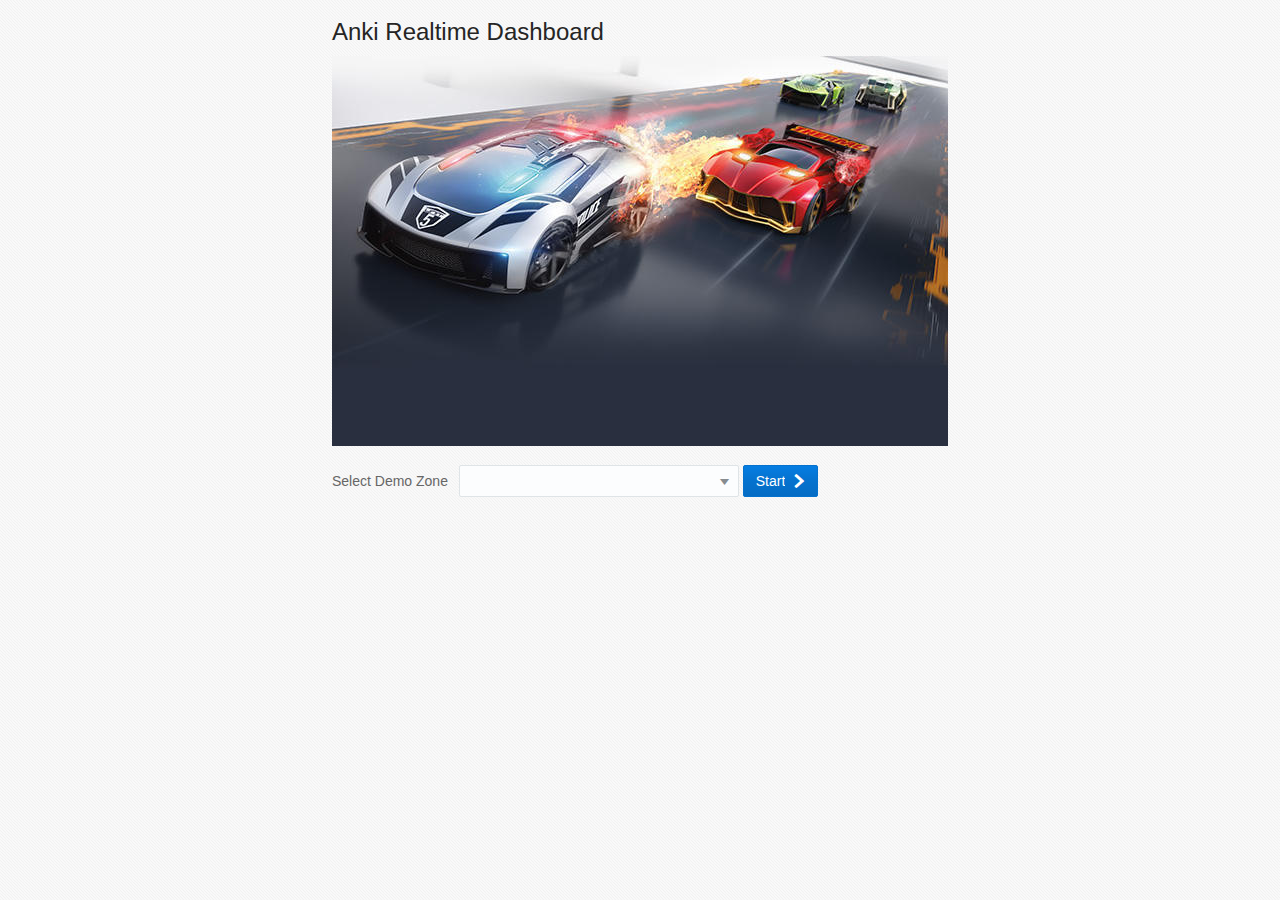
<file: index.html>
<!DOCTYPE html>
<!--
 Copyright (c) 2014, 2017, Oracle and/or its affiliates.
 The Universal Permissive License (UPL), Version 1.0
 -->

<!-- ************************ IMPORTANT INFORMATION ************************************
  This web basic template is provided as an example of how to configure
  a JET web application.  It contains the Oracle JET framework and a default
  requireJS configuration file to show how JET can be setup in a common application.
  This project template can be used in conjunction with demo code from the JET
  website to test JET component behavior and interactions.

  Any CSS styling with the prefix "demo-" is for demonstration only and is not
  provided as part of the JET framework.

  Please see the demos under Cookbook/Patterns/App Shell: Web and the CSS documentation
  under Support/API Docs/Non-Component Styling on the JET website for more information on how to use 
  the best practice patterns shown in this template.

  Aria Landmark role attributes are added to the different sections of the application
  for accessibility compliance. If you change the type of content for a specific
  section from what is defined, you should also change the role value for that
  section to represent the appropriate content type.
  ***************************** IMPORTANT INFORMATION ************************************ -->
<html lang="en-us">
  <head>
    <title>Anki Overdrive IoT Showcase</title>

    <meta charset="UTF-8">
    <meta name="viewport" content="width=device-width, initial-scale=1">
    <link rel="icon" href="css/images/favicon.ico" type="image/x-icon" />

    <!-- This is the main css file for the default Alta theme -->
<!-- injector:theme -->
<link rel="stylesheet" href="css/alta/2.3.0/web/alta.css" id="css" />
<!-- endinjector -->
    <!-- This contains icon fonts used by the starter template -->
    <link rel="stylesheet" href="css/demo-alta-site-min.css" type="text/css"/>

    <!-- This is where you would add any app specific styling -->
    <link rel="stylesheet" href="css/override.css" type="text/css"/>

  </head>
  <body class="oj-web-applayout-body">

    <div data-bind="ojModule: router.moduleConfig"></div>
    
    <script type="text/javascript" src="js/libs/require/require.js"></script>
    <script type="text/javascript" src="js/main.js"></script>

  </body>

</html>
</file>
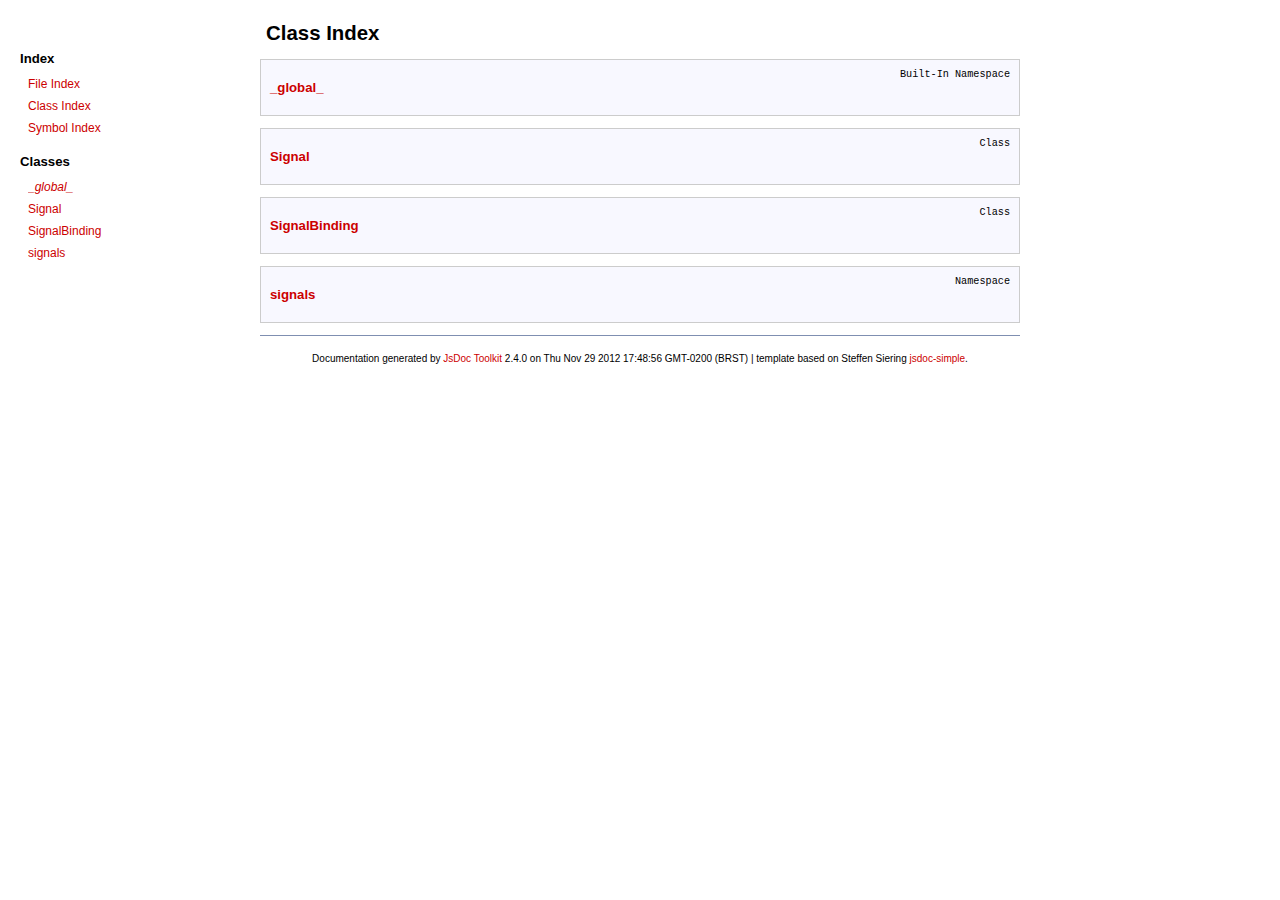
<file: js/libs/js-signals/docs/index.html>
<!DOCTYPE html PUBLIC "-//W3C//DTD XHTML 1.0 Transitional//EN"
        "http://www.w3.org/TR/xhtml1/DTD/xhtml1-transitional.dtd">
<html xmlns="http://www.w3.org/1999/xhtml" xml:lang="en" lang="en">
	<head>
		<meta http-equiv="content-type" content="text/html; charset=utf-8" />
		
		<title>JsDoc Reference - Index</title>
		<meta name="generator" content="JsDoc Toolkit" />
		
        <link rel="stylesheet" href="static/default.css" type="text/css" media="screen" charset="utf-8" />
	</head>
	
	<body>
		<div id="header">
</div>

		<div id="index">
            <div id="docs">
                
            </div>
			
<h2>Index</h2>
<ul class="classList">
  <li><a href="files.html">File Index</a></li>
  <li><a href="index.html">Class Index</a></li>
  <li><a href="symbolindex.html">Symbol Index</a></li>
</ul>
<h2>Classes</h2>
<ul class="classList">
	
	<li><i><a href="symbols/_global_.html">_global_</a></i></li>
	
	<li><a href="symbols/Signal.html">Signal</a></li>
	
	<li><a href="symbols/SignalBinding.html">SignalBinding</a></li>
	
	<li><a href="symbols/signals.html">signals</a></li>
	
</ul>

		</div>
		
		<div id="content">
			<h1 class="classTitle">Class Index</h1>
			
			
			<div class="member">
                
                <div class="fixedFont modifiers" style="float:right">
                    Built-In Namespace 
                </div>
				<h2><a href="symbols/_global_.html">_global_</a></h2>
				
			</div>
			
			<div class="member">
                
                <div class="fixedFont modifiers" style="float:right">
                    Class 
                </div>
				<h2><a href="symbols/Signal.html">Signal</a></h2>
				
			</div>
			
			<div class="member">
                
                <div class="fixedFont modifiers" style="float:right">
                    Class 
                </div>
				<h2><a href="symbols/SignalBinding.html">SignalBinding</a></h2>
				
			</div>
			
			<div class="member">
                
                <div class="fixedFont modifiers" style="float:right">
                    Namespace 
                </div>
				<h2><a href="symbols/signals.html">signals</a></h2>
				
			</div>
			
            <hr />
			
		</div>
		<div class="fineprint" style="clear:both;text-align:center">
			
			Documentation generated by <a href="http://code.google.com/p/jsdoc-toolkit/" target="_blankt">JsDoc Toolkit</a> 2.4.0 on Thu Nov 29 2012 17:48:56 GMT-0200 (BRST)
			 | template based on Steffen Siering <a href="http://github.com/urso/jsdoc-simple">jsdoc-simple</a>.
		</div>
	</body>
</html>
</file>
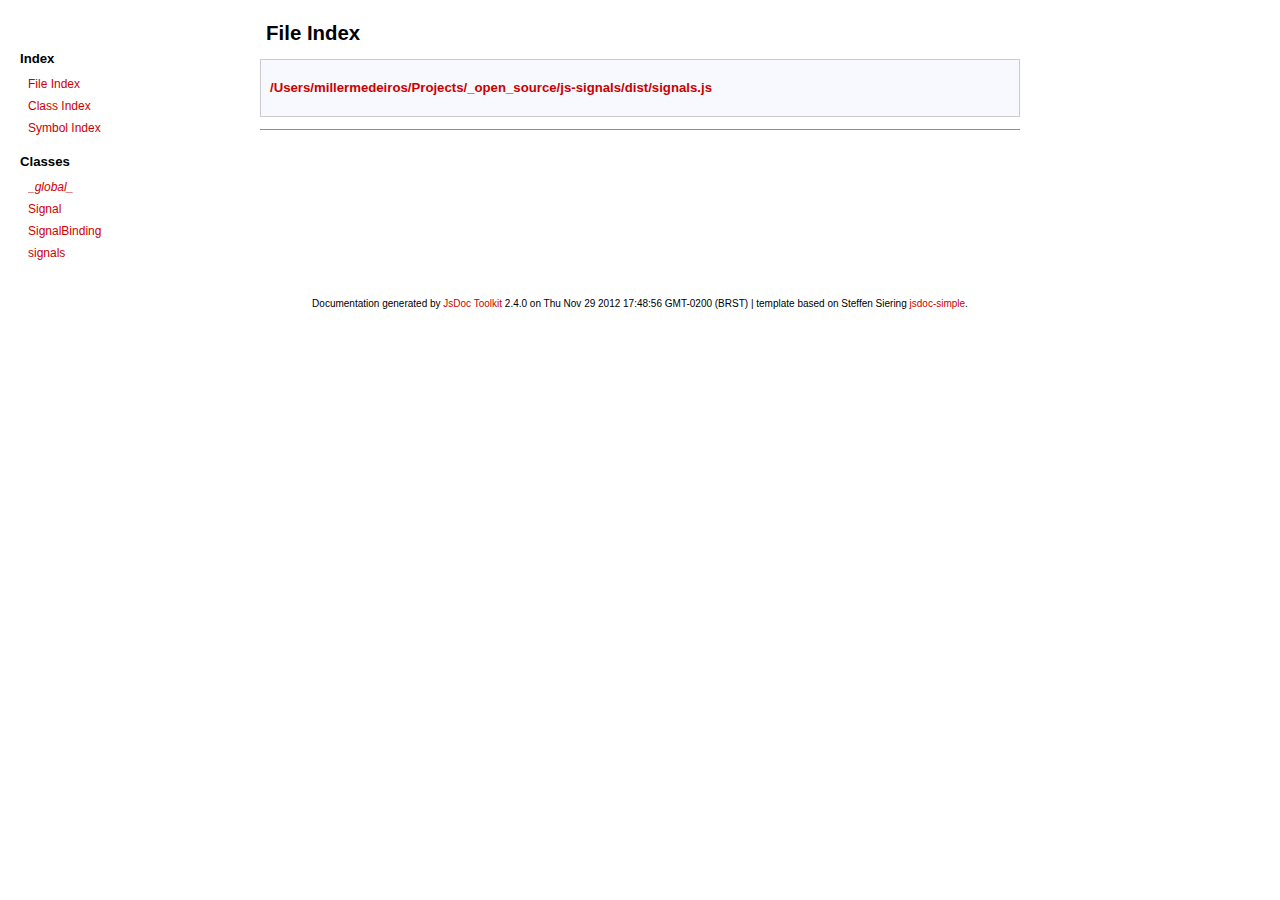
<file: js/libs/js-signals/docs/files.html>
<!DOCTYPE html PUBLIC "-//W3C//DTD XHTML 1.0 Transitional//EN"
        "http://www.w3.org/TR/xhtml1/DTD/xhtml1-transitional.dtd">
<html xmlns="http://www.w3.org/1999/xhtml" xml:lang="en" lang="en">
	<head>
		<meta http-equiv="content-type" content="text/html; charset=utf-8" />
		
		<title>JsDoc Reference - File Index</title>
		<meta name="generator" content="JsDoc Toolkit" />

        <link rel="stylesheet" href="static/default.css" type="text/css" media="screen" charset="utf-8" />
		
	</head>
	
	<body>
		<div id="header">
</div>
		
		<div id="index">
            <div id="docs">
                
            </div>
			
<h2>Index</h2>
<ul class="classList">
  <li><a href="files.html">File Index</a></li>
  <li><a href="index.html">Class Index</a></li>
  <li><a href="symbolindex.html">Symbol Index</a></li>
</ul>
<h2>Classes</h2>
<ul class="classList">
	
	<li><i><a href="symbols/_global_.html">_global_</a></i></li>
	
	<li><a href="symbols/Signal.html">Signal</a></li>
	
	<li><a href="symbols/SignalBinding.html">SignalBinding</a></li>
	
	<li><a href="symbols/signals.html">signals</a></li>
	
</ul>

		</div>
		
		<div id="content">
			<h1 class="classTitle">File Index</h1>
			
			
			<div class="member">
				<h2><a href="symbols/src/_Users_millermedeiros_Projects__open_source_js-signals_dist_signals.js.html">/Users/millermedeiros/Projects/_open_source/js-signals/dist/signals.js</a></h2>
				
				<dl>
					
					
					
					
				</dl>
			</div>
			
			
            <hr />
		</div>
		<div class="fineprint" style="clear:both;text-align:center">
			
			Documentation generated by <a href="http://code.google.com/p/jsdoc-toolkit/" target="_blankt">JsDoc Toolkit</a> 2.4.0 on Thu Nov 29 2012 17:48:56 GMT-0200 (BRST)
			 | template based on Steffen Siering <a href="http://github.com/urso/jsdoc-simple">jsdoc-simple</a>.
		</div>
	</body>
</html>
</file>
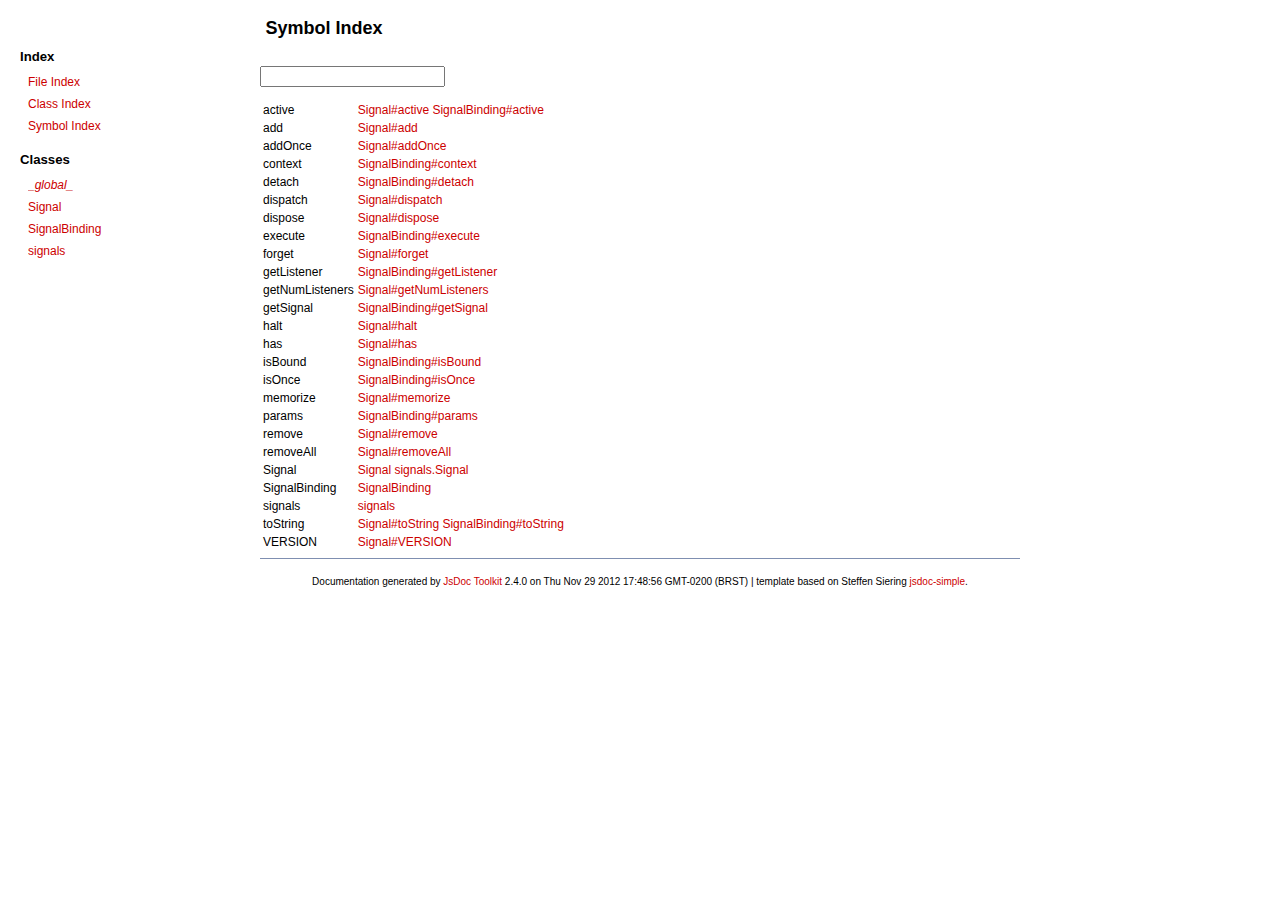
<file: js/libs/js-signals/docs/symbolindex.html>
<!DOCTYPE html PUBLIC "-//W3C//DTD XHTML 1.0 Transitional//EN"
        "http://www.w3.org/TR/xhtml1/DTD/xhtml1-transitional.dtd">
<html xmlns="http://www.w3.org/1999/xhtml" xml:lang="en" lang="en">
	<head>
		<meta http-equiv="content-type" content="text/html; charset=utf-8" />
		
		<title>JsDoc Reference - Index</title>
		<meta name="generator" content="JsDoc Toolkit" />
		
        <link rel="stylesheet" href="static/default.css" type="text/css" media="screen" charset="utf-8" />

        <style>
            #symbolFilter {
                margin-top: 2em;
                margin-bottom: 1em;
            }

            .hidden {
                visibility: hidden;
                display: none;
            }
        </style>

        <script>
            var overview, filterField;

            function filterOverview() {
                var i, name,
                    lst = overview.getElementsByTagName('tr'),
                    regex = filterField.value ? ('^(' + filterField.value + ')') : '.*';

                regex = new RegExp(regex, 'i');
                for (i = 0; i < lst.length; i++) {
                    name = lst[i].getElementsByTagName('td')[0].innerHTML;
                    if (regex.test(name)) {
                        lst[i].className = 'symbolEntry';
                    } else {
                        lst[i].className = 'symbolEntry hidden';
                    }
                }
            }

            var init = function() {
                overview = window.document.getElementById('symbolOverview');
                filterField = window.document.getElementById('symbolFilter');

                filterField.addEventListener('change', filterOverview, false);
                filterOverview();

                delete init;
            }
        </script>
	</head>
	
	<body onload="init()">
		<div id="header">
</div>

		<div id="index">
            <div id="docs">
                
            </div>
			
<h2>Index</h2>
<ul class="classList">
  <li><a href="files.html">File Index</a></li>
  <li><a href="index.html">Class Index</a></li>
  <li><a href="symbolindex.html">Symbol Index</a></li>
</ul>
<h2>Classes</h2>
<ul class="classList">
	
	<li><i><a href="symbols/_global_.html">_global_</a></i></li>
	
	<li><a href="symbols/Signal.html">Signal</a></li>
	
	<li><a href="symbols/SignalBinding.html">SignalBinding</a></li>
	
	<li><a href="symbols/signals.html">signals</a></li>
	
</ul>

		</div>
		
		<div id="content">
            <h1 id="classTitle">Symbol Index</h1>
            <div>
                <input id="symbolFilter" type="text" /><br />
                <table id="symbolOverview">
                  
                    <tr class="symbolEntry">
                      <td class="symbolName">active</td>
                      <td>
                        
                          <a href="symbols/Signal.html#active">Signal#active</a>
                        
                          <a href="symbols/SignalBinding.html#active">SignalBinding#active</a>
                        
                      </td>
                    </tr>
                  
                    <tr class="symbolEntry">
                      <td class="symbolName">add</td>
                      <td>
                        
                          <a href="symbols/Signal.html#add">Signal#add</a>
                        
                      </td>
                    </tr>
                  
                    <tr class="symbolEntry">
                      <td class="symbolName">addOnce</td>
                      <td>
                        
                          <a href="symbols/Signal.html#addOnce">Signal#addOnce</a>
                        
                      </td>
                    </tr>
                  
                    <tr class="symbolEntry">
                      <td class="symbolName">context</td>
                      <td>
                        
                          <a href="symbols/SignalBinding.html#context">SignalBinding#context</a>
                        
                      </td>
                    </tr>
                  
                    <tr class="symbolEntry">
                      <td class="symbolName">detach</td>
                      <td>
                        
                          <a href="symbols/SignalBinding.html#detach">SignalBinding#detach</a>
                        
                      </td>
                    </tr>
                  
                    <tr class="symbolEntry">
                      <td class="symbolName">dispatch</td>
                      <td>
                        
                          <a href="symbols/Signal.html#dispatch">Signal#dispatch</a>
                        
                      </td>
                    </tr>
                  
                    <tr class="symbolEntry">
                      <td class="symbolName">dispose</td>
                      <td>
                        
                          <a href="symbols/Signal.html#dispose">Signal#dispose</a>
                        
                      </td>
                    </tr>
                  
                    <tr class="symbolEntry">
                      <td class="symbolName">execute</td>
                      <td>
                        
                          <a href="symbols/SignalBinding.html#execute">SignalBinding#execute</a>
                        
                      </td>
                    </tr>
                  
                    <tr class="symbolEntry">
                      <td class="symbolName">forget</td>
                      <td>
                        
                          <a href="symbols/Signal.html#forget">Signal#forget</a>
                        
                      </td>
                    </tr>
                  
                    <tr class="symbolEntry">
                      <td class="symbolName">getListener</td>
                      <td>
                        
                          <a href="symbols/SignalBinding.html#getListener">SignalBinding#getListener</a>
                        
                      </td>
                    </tr>
                  
                    <tr class="symbolEntry">
                      <td class="symbolName">getNumListeners</td>
                      <td>
                        
                          <a href="symbols/Signal.html#getNumListeners">Signal#getNumListeners</a>
                        
                      </td>
                    </tr>
                  
                    <tr class="symbolEntry">
                      <td class="symbolName">getSignal</td>
                      <td>
                        
                          <a href="symbols/SignalBinding.html#getSignal">SignalBinding#getSignal</a>
                        
                      </td>
                    </tr>
                  
                    <tr class="symbolEntry">
                      <td class="symbolName">halt</td>
                      <td>
                        
                          <a href="symbols/Signal.html#halt">Signal#halt</a>
                        
                      </td>
                    </tr>
                  
                    <tr class="symbolEntry">
                      <td class="symbolName">has</td>
                      <td>
                        
                          <a href="symbols/Signal.html#has">Signal#has</a>
                        
                      </td>
                    </tr>
                  
                    <tr class="symbolEntry">
                      <td class="symbolName">isBound</td>
                      <td>
                        
                          <a href="symbols/SignalBinding.html#isBound">SignalBinding#isBound</a>
                        
                      </td>
                    </tr>
                  
                    <tr class="symbolEntry">
                      <td class="symbolName">isOnce</td>
                      <td>
                        
                          <a href="symbols/SignalBinding.html#isOnce">SignalBinding#isOnce</a>
                        
                      </td>
                    </tr>
                  
                    <tr class="symbolEntry">
                      <td class="symbolName">memorize</td>
                      <td>
                        
                          <a href="symbols/Signal.html#memorize">Signal#memorize</a>
                        
                      </td>
                    </tr>
                  
                    <tr class="symbolEntry">
                      <td class="symbolName">params</td>
                      <td>
                        
                          <a href="symbols/SignalBinding.html#params">SignalBinding#params</a>
                        
                      </td>
                    </tr>
                  
                    <tr class="symbolEntry">
                      <td class="symbolName">remove</td>
                      <td>
                        
                          <a href="symbols/Signal.html#remove">Signal#remove</a>
                        
                      </td>
                    </tr>
                  
                    <tr class="symbolEntry">
                      <td class="symbolName">removeAll</td>
                      <td>
                        
                          <a href="symbols/Signal.html#removeAll">Signal#removeAll</a>
                        
                      </td>
                    </tr>
                  
                    <tr class="symbolEntry">
                      <td class="symbolName">Signal</td>
                      <td>
                        
                          <a href="symbols/Signal.html">Signal</a>
                        
                          <a href="symbols/signals.html#.Signal">signals.Signal</a>
                        
                      </td>
                    </tr>
                  
                    <tr class="symbolEntry">
                      <td class="symbolName">SignalBinding</td>
                      <td>
                        
                          <a href="symbols/SignalBinding.html">SignalBinding</a>
                        
                      </td>
                    </tr>
                  
                    <tr class="symbolEntry">
                      <td class="symbolName">signals</td>
                      <td>
                        
                          <a href="symbols/signals.html">signals</a>
                        
                      </td>
                    </tr>
                  
                    <tr class="symbolEntry">
                      <td class="symbolName">toString</td>
                      <td>
                        
                          <a href="symbols/Signal.html#toString">Signal#toString</a>
                        
                          <a href="symbols/SignalBinding.html#toString">SignalBinding#toString</a>
                        
                      </td>
                    </tr>
                  
                    <tr class="symbolEntry">
                      <td class="symbolName">VERSION</td>
                      <td>
                        
                          <a href="symbols/Signal.html#VERSION">Signal#VERSION</a>
                        
                      </td>
                    </tr>
                  
                </table>
            </div>
            <hr />
		</div>
		<div class="fineprint" style="clear:both;text-align:center">
			
			Documentation generated by <a href="http://code.google.com/p/jsdoc-toolkit/" target="_blankt">JsDoc Toolkit</a> 2.4.0 on Thu Nov 29 2012 17:48:56 GMT-0200 (BRST)
			 | template based on Steffen Siering <a href="http://github.com/urso/jsdoc-simple">jsdoc-simple</a>.
		</div>
	</body>
</html>
</file>
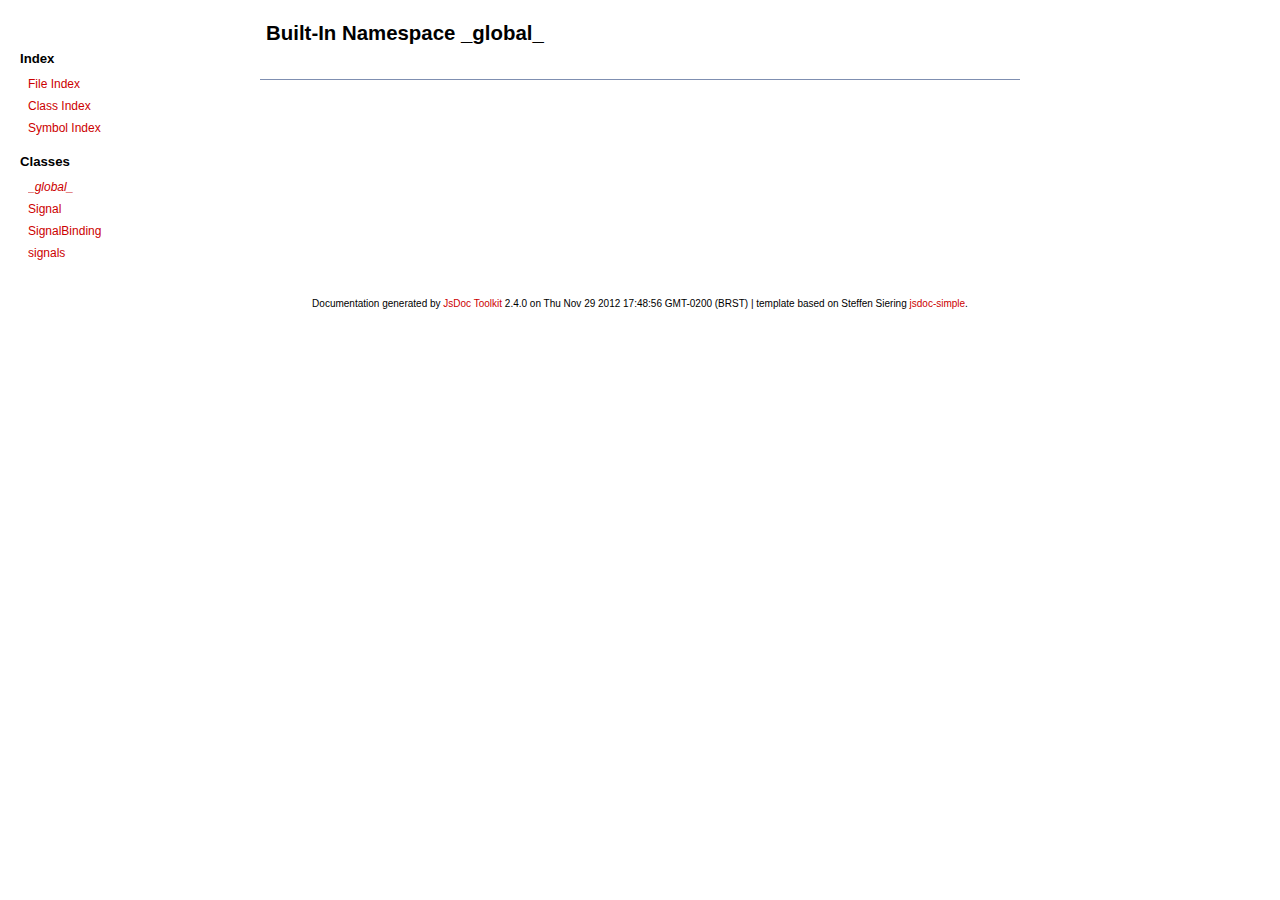
<file: js/libs/js-signals/docs/symbols/_global_.html>
<!DOCTYPE html PUBLIC "-//W3C//DTD XHTML 1.0 Transitional//EN"
        "http://www.w3.org/TR/xhtml1/DTD/xhtml1-transitional.dtd">
<html xmlns="http://www.w3.org/1999/xhtml" xml:lang="en" lang="en">
	<head>
		<meta http-equiv="content-type" content="text/html; charset=utf-8" />
		<meta name="generator" content="JsDoc Toolkit" />
		
		<title>JsDoc Reference - _global_</title>

        <link rel="stylesheet" href="../static/default.css" type="text/css" media="screen" charset="utf-8" />
	</head>

	<body>
<!-- ============================== header ================================= -->	
		<!-- begin static/header.html -->
		<div id="header">
</div>
		<!-- end static/header.html -->

        

<!-- ============================== classes index ============================ -->
		<div id="index">
            <div id="docs">
                
            </div>
			
<h2>Index</h2>
<ul class="classList">
  <li><a href="../files.html">File Index</a></li>
  <li><a href="../index.html">Class Index</a></li>
  <li><a href="../symbolindex.html">Symbol Index</a></li>
</ul>
<h2>Classes</h2>
<ul class="classList">
	
	<li><i><a href="../symbols/_global_.html">_global_</a></i></li>
	
	<li><a href="../symbols/Signal.html">Signal</a></li>
	
	<li><a href="../symbols/SignalBinding.html">SignalBinding</a></li>
	
	<li><a href="../symbols/signals.html">signals</a></li>
	
</ul>

		</div>
		
        <div id="symbolList">
           <!-- constructor list -->
           
           <!-- end constructor list -->

           <!-- properties list -->
           
           
           <!-- end properties list -->

           <!-- function summary -->
           
           
           <!-- end function summary -->

           <!-- events summary -->
           
           
           <!-- end events summary -->
        </div>

		<div id="content">
<!-- ============================== class title ============================ -->
			<h1 class="classTitle">
				Built-In Namespace _global_
			</h1>

<!-- ============================== class summary ========================== -->			
			<p class="description">
				
				
			
				
				
				
			</p>

<!-- ============================== constructor details ==================== -->		
			

<!-- ============================== field details ========================== -->		
			

<!-- ============================== method details ========================= -->		
			
			
<!-- ============================== event details ========================= -->		
			
			<hr />
		</div>

		
<!-- ============================== footer ================================= -->
		<div class="fineprint" style="clear:both;text-align:center">
			
			Documentation generated by <a href="http://code.google.com/p/jsdoc-toolkit/" target="_blankt">JsDoc Toolkit</a> 2.4.0 on Thu Nov 29 2012 17:48:56 GMT-0200 (BRST)
			 | template based on Steffen Siering <a href="http://github.com/urso/jsdoc-simple">jsdoc-simple</a>.
		</div>
	</body>
</html>
</file>
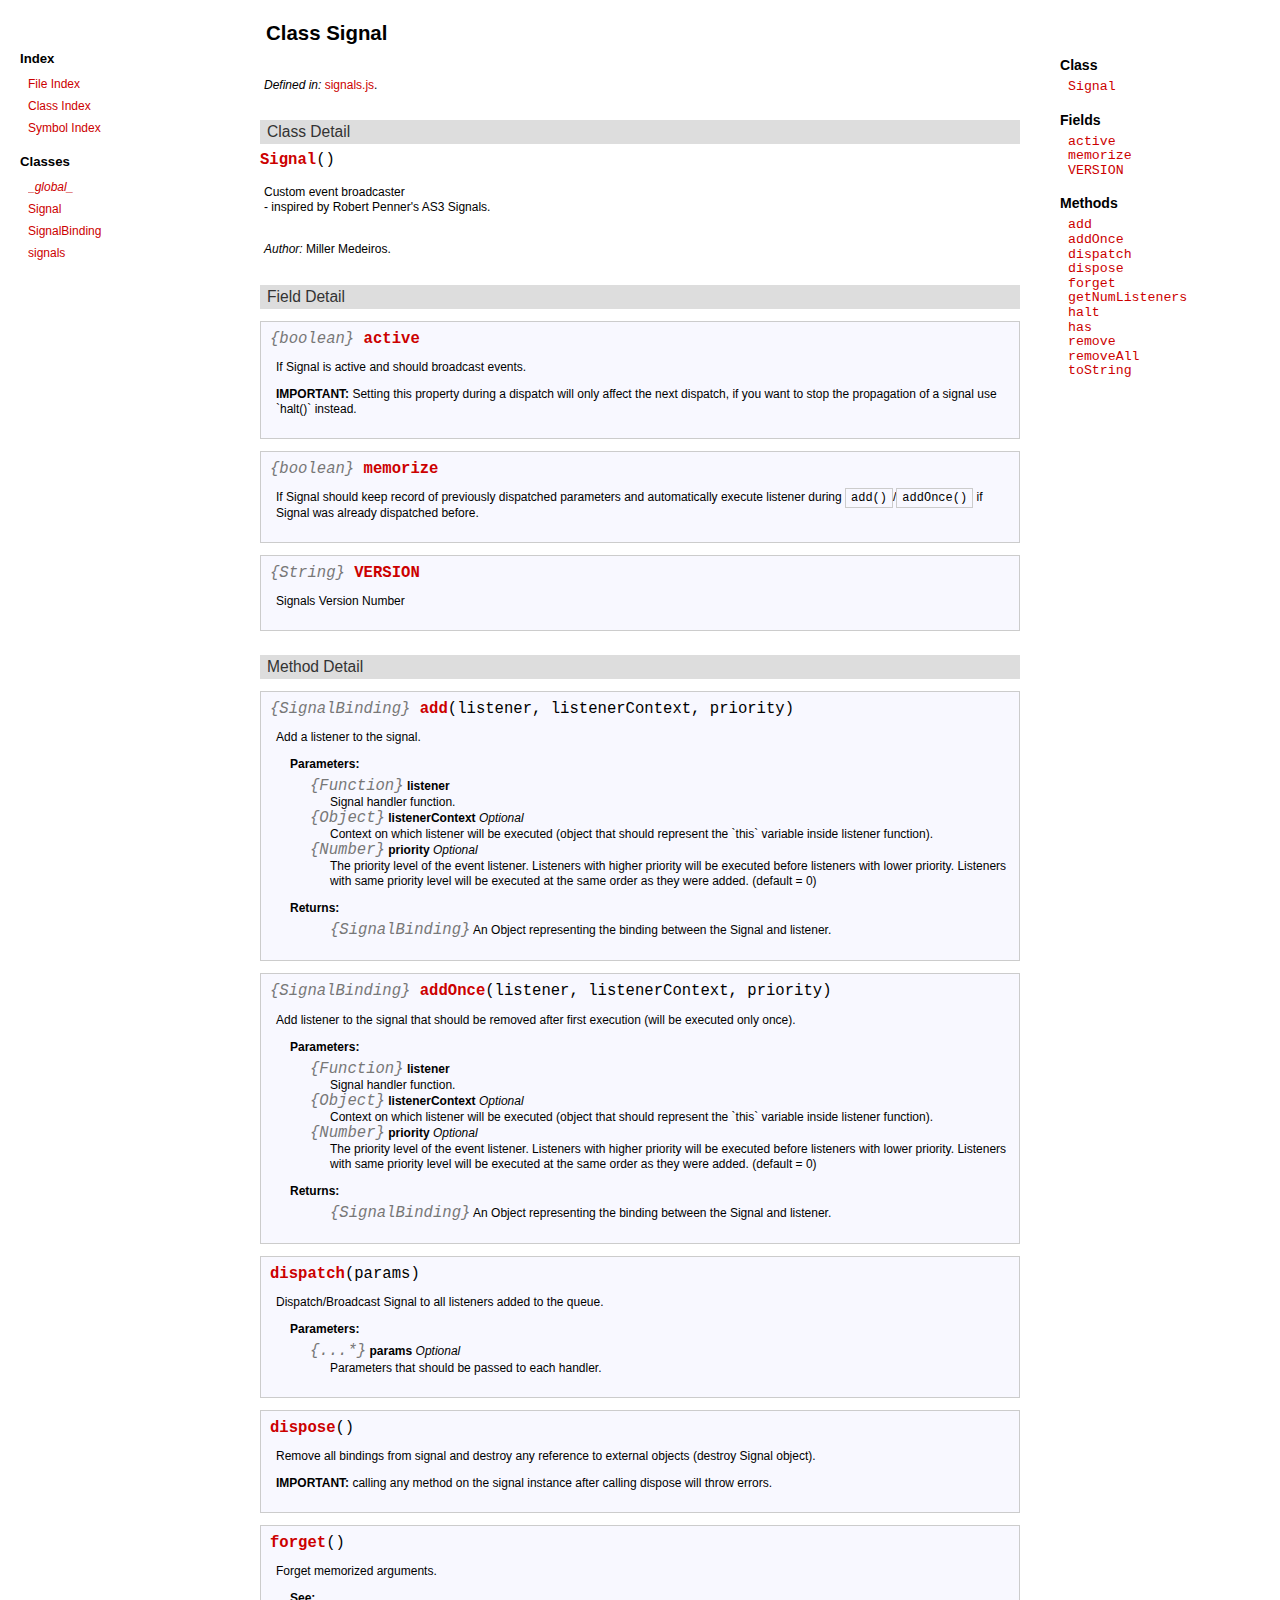
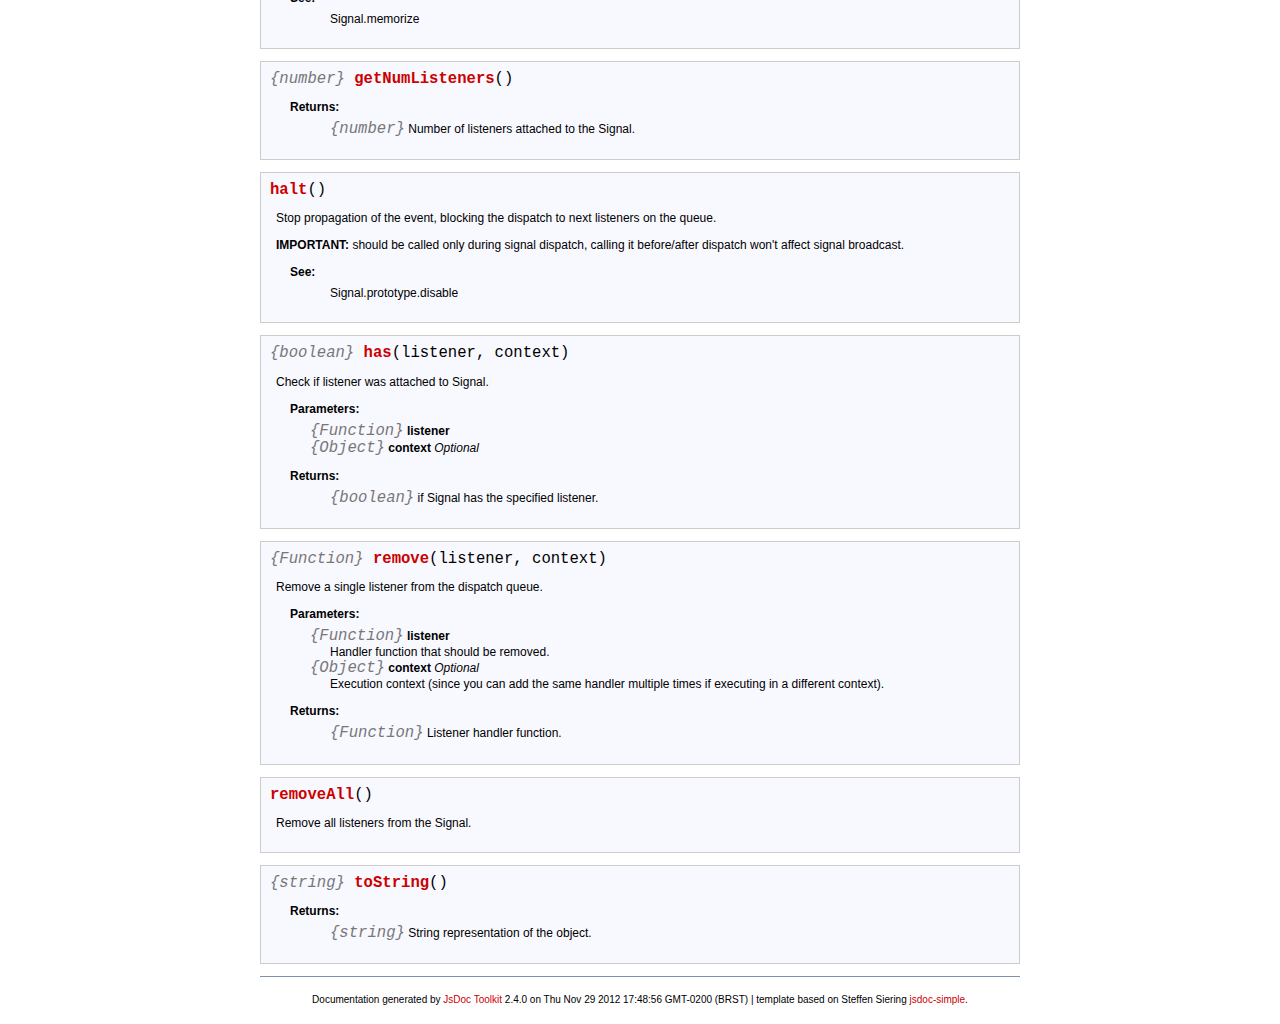
<file: js/libs/js-signals/docs/symbols/Signal.html>
<!DOCTYPE html PUBLIC "-//W3C//DTD XHTML 1.0 Transitional//EN"
        "http://www.w3.org/TR/xhtml1/DTD/xhtml1-transitional.dtd">
<html xmlns="http://www.w3.org/1999/xhtml" xml:lang="en" lang="en">
	<head>
		<meta http-equiv="content-type" content="text/html; charset=utf-8" />
		<meta name="generator" content="JsDoc Toolkit" />
		
		<title>JsDoc Reference - Signal</title>

        <link rel="stylesheet" href="../static/default.css" type="text/css" media="screen" charset="utf-8" />
	</head>

	<body>
<!-- ============================== header ================================= -->	
		<!-- begin static/header.html -->
		<div id="header">
</div>
		<!-- end static/header.html -->

        

<!-- ============================== classes index ============================ -->
		<div id="index">
            <div id="docs">
                
            </div>
			
<h2>Index</h2>
<ul class="classList">
  <li><a href="../files.html">File Index</a></li>
  <li><a href="../index.html">Class Index</a></li>
  <li><a href="../symbolindex.html">Symbol Index</a></li>
</ul>
<h2>Classes</h2>
<ul class="classList">
	
	<li><i><a href="../symbols/_global_.html">_global_</a></i></li>
	
	<li><a href="../symbols/Signal.html">Signal</a></li>
	
	<li><a href="../symbols/SignalBinding.html">SignalBinding</a></li>
	
	<li><a href="../symbols/signals.html">signals</a></li>
	
</ul>

		</div>
		
        <div id="symbolList">
           <!-- constructor list -->
           
             <h3>
                 Class 
             </h3>
             <ul>
                <li  class="fixedFont">
                  <a href="../symbols/Signal.html">Signal</a>
                </li>
             </ul>
           
           <!-- end constructor list -->

           <!-- properties list -->
           
           
             <h3>Fields</h3>
             <ul>
               
                 <li class="fixedFont">
                   <a href="../symbols/Signal.html#active">active</a>
                 </li>
               
                 <li class="fixedFont">
                   <a href="../symbols/Signal.html#memorize">memorize</a>
                 </li>
               
                 <li class="fixedFont">
                   <a href="../symbols/Signal.html#VERSION">VERSION</a>
                 </li>
               
             </ul>
           
           <!-- end properties list -->

           <!-- function summary -->
           
           
             <h3>Methods</h3>
             <ul>
               
                   <li class="fixedFont">
                        <a href="../symbols/Signal.html#add">add</a>
                    </li>
               
                   <li class="fixedFont">
                        <a href="../symbols/Signal.html#addOnce">addOnce</a>
                    </li>
               
                   <li class="fixedFont">
                        <a href="../symbols/Signal.html#dispatch">dispatch</a>
                    </li>
               
                   <li class="fixedFont">
                        <a href="../symbols/Signal.html#dispose">dispose</a>
                    </li>
               
                   <li class="fixedFont">
                        <a href="../symbols/Signal.html#forget">forget</a>
                    </li>
               
                   <li class="fixedFont">
                        <a href="../symbols/Signal.html#getNumListeners">getNumListeners</a>
                    </li>
               
                   <li class="fixedFont">
                        <a href="../symbols/Signal.html#halt">halt</a>
                    </li>
               
                   <li class="fixedFont">
                        <a href="../symbols/Signal.html#has">has</a>
                    </li>
               
                   <li class="fixedFont">
                        <a href="../symbols/Signal.html#remove">remove</a>
                    </li>
               
                   <li class="fixedFont">
                        <a href="../symbols/Signal.html#removeAll">removeAll</a>
                    </li>
               
                   <li class="fixedFont">
                        <a href="../symbols/Signal.html#toString">toString</a>
                    </li>
               
             </ul>
           
           <!-- end function summary -->

           <!-- events summary -->
           
           
           <!-- end events summary -->
        </div>

		<div id="content">
<!-- ============================== class title ============================ -->
			<h1 class="classTitle">
				Class Signal
			</h1>

<!-- ============================== class summary ========================== -->			
			<p class="description">
				
				
			
				
				
				
					<br /><i>Defined in: </i> <a href="../symbols/src/_Users_millermedeiros_Projects__open_source_js-signals_dist_signals.js.html">signals.js</a>.
				
			</p>

<!-- ============================== constructor details ==================== -->		
			
			<div class="details"><a name="constructor"> </a>
				<div class="sectionTitle">
					Class Detail
				</div>
				
				<div class="fixedFont">
						<b>Signal</b>()
				</div>
				
				<div class="description">
					<p>Custom event broadcaster
<br />- inspired by Robert Penner's AS3 Signals.</p>
					<br /><i>Author: </i>Miller Medeiros.
				</div>
				
				
				
				
					
					
					
					
					
					
					

			</div>
			

<!-- ============================== field details ========================== -->		
			
              <div class="details">
				<div class="sectionTitle">
					Field Detail
				</div>
				
                  <div class="member">
					<a name="active"> </a>
					<div class="fixedFont">
                      <div class="modifiers">
                      </div>
					
					<span class="light">{boolean}</span>
					<b>active</b>
					
					</div>
					<div class="description">
						<p>If Signal is active and should broadcast events.</p>

<p><strong>IMPORTANT:</strong> Setting this property during a dispatch will only affect the next dispatch, if you want to stop the propagation of a signal use `halt()` instead.</p>
						
						
					</div>
					
					

						
						
						
						
                  </div>
				
                  <div class="member">
					<a name="memorize"> </a>
					<div class="fixedFont">
                      <div class="modifiers">
                      </div>
					
					<span class="light">{boolean}</span>
					<b>memorize</b>
					
					</div>
					<div class="description">
						<p>If Signal should keep record of previously dispatched parameters and
automatically execute listener during <code>add()</code>/<code>addOnce()</code> if Signal was
already dispatched before.</p>
						
						
					</div>
					
					

						
						
						
						
                  </div>
				
                  <div class="member">
					<a name="VERSION"> </a>
					<div class="fixedFont">
                      <div class="modifiers">
                      </div>
					
					<span class="light">{String}</span>
					<b>VERSION</b>
					
					</div>
					<div class="description">
						<p>Signals Version Number</p>
						
						
					</div>
					
					

						
						
						
						
                  </div>
				
              </div>
			

<!-- ============================== method details ========================= -->		
			
              <div class="details">
				<div class="sectionTitle">
					Method Detail
				</div>
				
                  <div class="member">
					<a name="add"> </a>
					<div class="fixedFont">
                      <div class="modifiers">
                      </div>
					<span class="light">{<a href="../symbols/SignalBinding.html">SignalBinding</a>}</span>
					<b>add</b>(listener, listenerContext, priority)
					
					</div>
					<div class="description">
						<p>Add a listener to the signal.</p>
						
						
					</div>
					
					
					
						
							<dl class="detailList">
							<dt class="heading">Parameters:</dt>
							
								<dt>
									<span class="light fixedFont">{Function}</span> <b>listener</b>
									
								</dt>
								<dd>Signal handler function.</dd>
							
								<dt>
									<span class="light fixedFont">{Object}</span> <b>listenerContext</b>
									<i>Optional</i>
								</dt>
								<dd>Context on which listener will be executed (object that should represent the `this` variable inside listener function).</dd>
							
								<dt>
									<span class="light fixedFont">{Number}</span> <b>priority</b>
									<i>Optional</i>
								</dt>
								<dd>The priority level of the event listener. Listeners with higher priority will be executed before listeners with lower priority. Listeners with same priority level will be executed at the same order as they were added. (default = 0)</dd>
							
							</dl>
						
						
						
						
						
							<dl class="detailList">
							<dt class="heading">Returns:</dt>
							
								<dd><span class="light fixedFont">{<a href="../symbols/SignalBinding.html">SignalBinding</a>}</span> An Object representing the binding between the Signal and listener.</dd>
							
							</dl>
						
						
						

                  </div>
				
                  <div class="member">
					<a name="addOnce"> </a>
					<div class="fixedFont">
                      <div class="modifiers">
                      </div>
					<span class="light">{<a href="../symbols/SignalBinding.html">SignalBinding</a>}</span>
					<b>addOnce</b>(listener, listenerContext, priority)
					
					</div>
					<div class="description">
						<p>Add listener to the signal that should be removed after first execution (will be executed only once).</p>
						
						
					</div>
					
					
					
						
							<dl class="detailList">
							<dt class="heading">Parameters:</dt>
							
								<dt>
									<span class="light fixedFont">{Function}</span> <b>listener</b>
									
								</dt>
								<dd>Signal handler function.</dd>
							
								<dt>
									<span class="light fixedFont">{Object}</span> <b>listenerContext</b>
									<i>Optional</i>
								</dt>
								<dd>Context on which listener will be executed (object that should represent the `this` variable inside listener function).</dd>
							
								<dt>
									<span class="light fixedFont">{Number}</span> <b>priority</b>
									<i>Optional</i>
								</dt>
								<dd>The priority level of the event listener. Listeners with higher priority will be executed before listeners with lower priority. Listeners with same priority level will be executed at the same order as they were added. (default = 0)</dd>
							
							</dl>
						
						
						
						
						
							<dl class="detailList">
							<dt class="heading">Returns:</dt>
							
								<dd><span class="light fixedFont">{<a href="../symbols/SignalBinding.html">SignalBinding</a>}</span> An Object representing the binding between the Signal and listener.</dd>
							
							</dl>
						
						
						

                  </div>
				
                  <div class="member">
					<a name="dispatch"> </a>
					<div class="fixedFont">
                      <div class="modifiers">
                      </div>
					
					<b>dispatch</b>(params)
					
					</div>
					<div class="description">
						<p>Dispatch/Broadcast Signal to all listeners added to the queue.</p>
						
						
					</div>
					
					
					
						
							<dl class="detailList">
							<dt class="heading">Parameters:</dt>
							
								<dt>
									<span class="light fixedFont">{...*}</span> <b>params</b>
									<i>Optional</i>
								</dt>
								<dd>Parameters that should be passed to each handler.</dd>
							
							</dl>
						
						
						
						
						
						
						

                  </div>
				
                  <div class="member">
					<a name="dispose"> </a>
					<div class="fixedFont">
                      <div class="modifiers">
                      </div>
					
					<b>dispose</b>()
					
					</div>
					<div class="description">
						<p>Remove all bindings from signal and destroy any reference to external objects (destroy Signal object).</p>

<p><strong>IMPORTANT:</strong> calling any method on the signal instance after calling dispose will throw errors.</p>
						
						
					</div>
					
					
					
						
						
						
						
						
						
						

                  </div>
				
                  <div class="member">
					<a name="forget"> </a>
					<div class="fixedFont">
                      <div class="modifiers">
                      </div>
					
					<b>forget</b>()
					
					</div>
					<div class="description">
						<p>Forget memorized arguments.</p>
						
						
					</div>
					
					
					
						
						
						
						
						
						
						
							<dl class="detailList">
							<dt class="heading">See:</dt>
							
								<dd>Signal.memorize</dd>
							
							</dl>
						

                  </div>
				
                  <div class="member">
					<a name="getNumListeners"> </a>
					<div class="fixedFont">
                      <div class="modifiers">
                      </div>
					<span class="light">{number}</span>
					<b>getNumListeners</b>()
					
					</div>
					<div class="description">
						
						
						
					</div>
					
					
					
						
						
						
						
						
							<dl class="detailList">
							<dt class="heading">Returns:</dt>
							
								<dd><span class="light fixedFont">{number}</span> Number of listeners attached to the Signal.</dd>
							
							</dl>
						
						
						

                  </div>
				
                  <div class="member">
					<a name="halt"> </a>
					<div class="fixedFont">
                      <div class="modifiers">
                      </div>
					
					<b>halt</b>()
					
					</div>
					<div class="description">
						<p>Stop propagation of the event, blocking the dispatch to next listeners on the queue.</p>

<p><strong>IMPORTANT:</strong> should be called only during signal dispatch, calling it before/after dispatch won't affect signal broadcast.</p>
						
						
					</div>
					
					
					
						
						
						
						
						
						
						
							<dl class="detailList">
							<dt class="heading">See:</dt>
							
								<dd>Signal.prototype.disable</dd>
							
							</dl>
						

                  </div>
				
                  <div class="member">
					<a name="has"> </a>
					<div class="fixedFont">
                      <div class="modifiers">
                      </div>
					<span class="light">{boolean}</span>
					<b>has</b>(listener, context)
					
					</div>
					<div class="description">
						<p>Check if listener was attached to Signal.</p>
						
						
					</div>
					
					
					
						
							<dl class="detailList">
							<dt class="heading">Parameters:</dt>
							
								<dt>
									<span class="light fixedFont">{Function}</span> <b>listener</b>
									
								</dt>
								<dd></dd>
							
								<dt>
									<span class="light fixedFont">{Object}</span> <b>context</b>
									<i>Optional</i>
								</dt>
								<dd></dd>
							
							</dl>
						
						
						
						
						
							<dl class="detailList">
							<dt class="heading">Returns:</dt>
							
								<dd><span class="light fixedFont">{boolean}</span> if Signal has the specified listener.</dd>
							
							</dl>
						
						
						

                  </div>
				
                  <div class="member">
					<a name="remove"> </a>
					<div class="fixedFont">
                      <div class="modifiers">
                      </div>
					<span class="light">{Function}</span>
					<b>remove</b>(listener, context)
					
					</div>
					<div class="description">
						<p>Remove a single listener from the dispatch queue.</p>
						
						
					</div>
					
					
					
						
							<dl class="detailList">
							<dt class="heading">Parameters:</dt>
							
								<dt>
									<span class="light fixedFont">{Function}</span> <b>listener</b>
									
								</dt>
								<dd>Handler function that should be removed.</dd>
							
								<dt>
									<span class="light fixedFont">{Object}</span> <b>context</b>
									<i>Optional</i>
								</dt>
								<dd>Execution context (since you can add the same handler multiple times if executing in a different context).</dd>
							
							</dl>
						
						
						
						
						
							<dl class="detailList">
							<dt class="heading">Returns:</dt>
							
								<dd><span class="light fixedFont">{Function}</span> Listener handler function.</dd>
							
							</dl>
						
						
						

                  </div>
				
                  <div class="member">
					<a name="removeAll"> </a>
					<div class="fixedFont">
                      <div class="modifiers">
                      </div>
					
					<b>removeAll</b>()
					
					</div>
					<div class="description">
						<p>Remove all listeners from the Signal.</p>
						
						
					</div>
					
					
					
						
						
						
						
						
						
						

                  </div>
				
                  <div class="member">
					<a name="toString"> </a>
					<div class="fixedFont">
                      <div class="modifiers">
                      </div>
					<span class="light">{string}</span>
					<b>toString</b>()
					
					</div>
					<div class="description">
						
						
						
					</div>
					
					
					
						
						
						
						
						
							<dl class="detailList">
							<dt class="heading">Returns:</dt>
							
								<dd><span class="light fixedFont">{string}</span> String representation of the object.</dd>
							
							</dl>
						
						
						

                  </div>
				
              </div>
			
			
<!-- ============================== event details ========================= -->		
			
			<hr />
		</div>

		
<!-- ============================== footer ================================= -->
		<div class="fineprint" style="clear:both;text-align:center">
			
			Documentation generated by <a href="http://code.google.com/p/jsdoc-toolkit/" target="_blankt">JsDoc Toolkit</a> 2.4.0 on Thu Nov 29 2012 17:48:56 GMT-0200 (BRST)
			 | template based on Steffen Siering <a href="http://github.com/urso/jsdoc-simple">jsdoc-simple</a>.
		</div>
	</body>
</html>
</file>
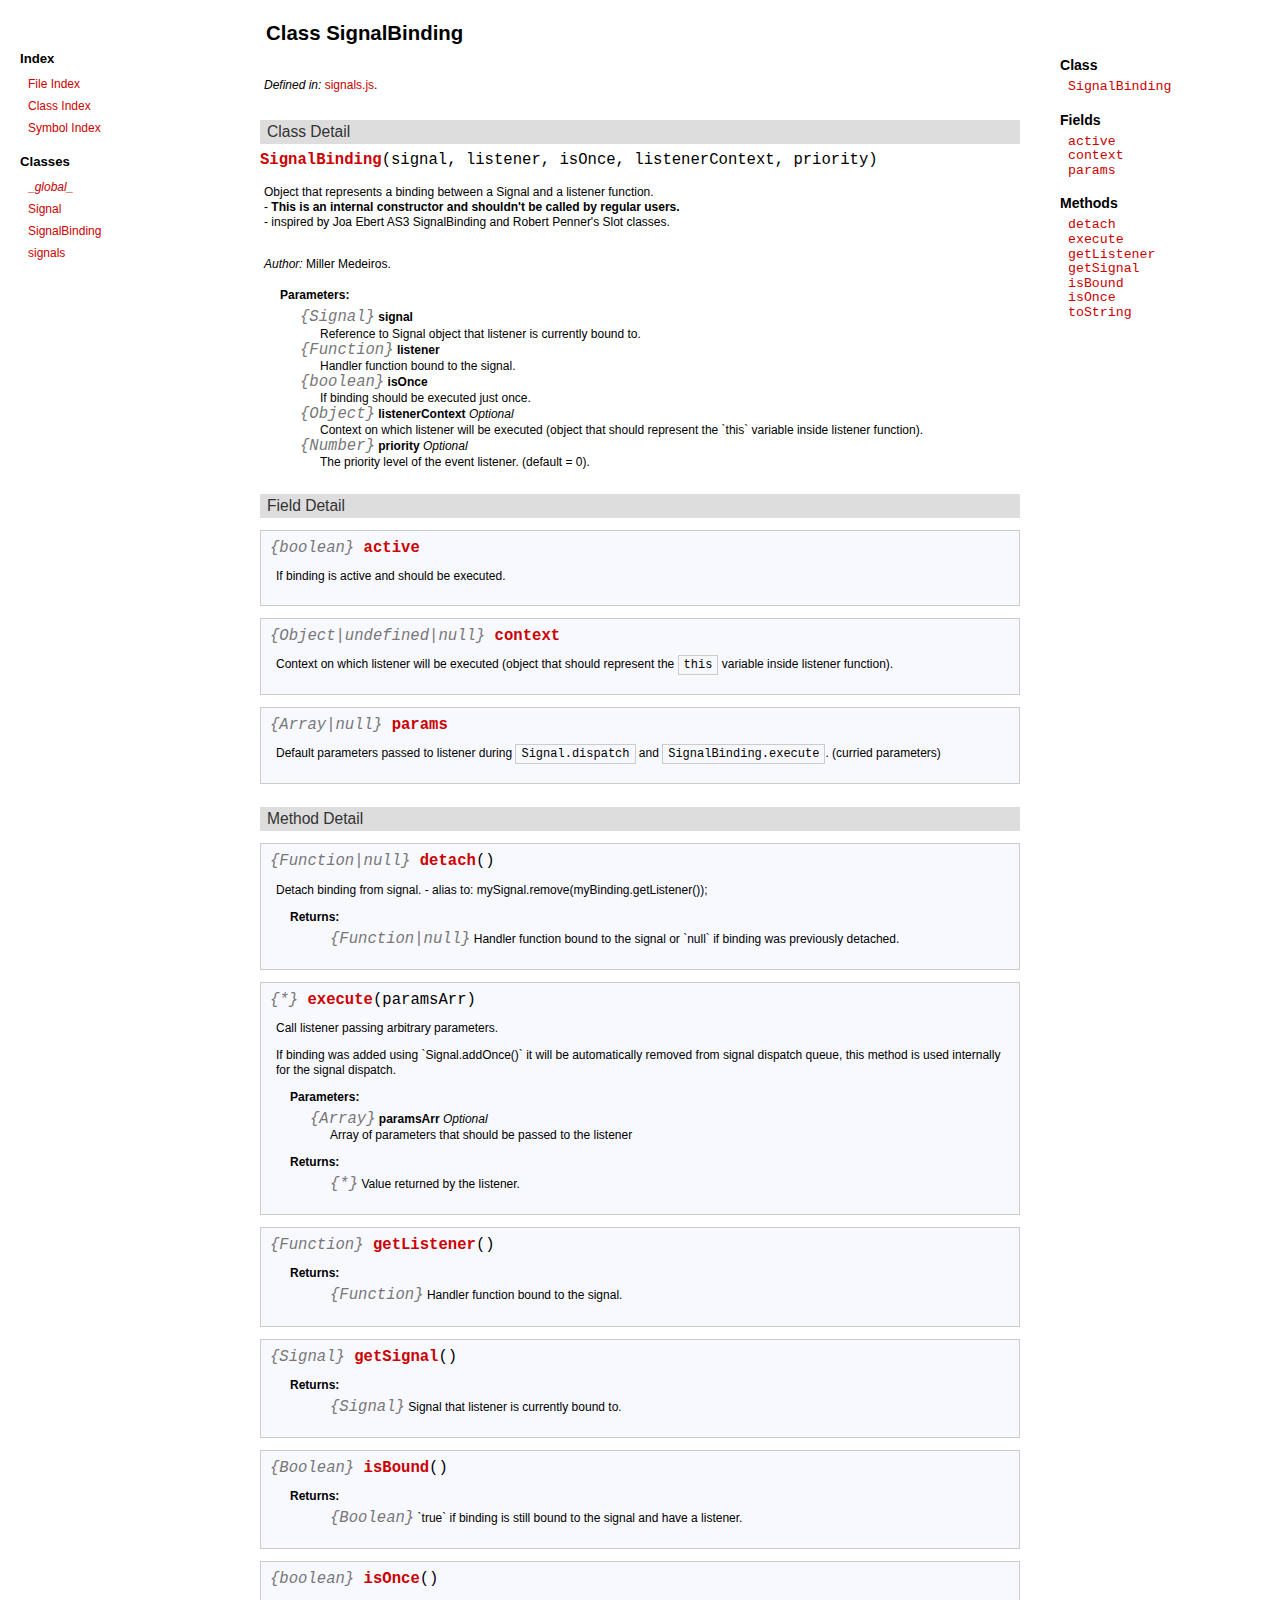
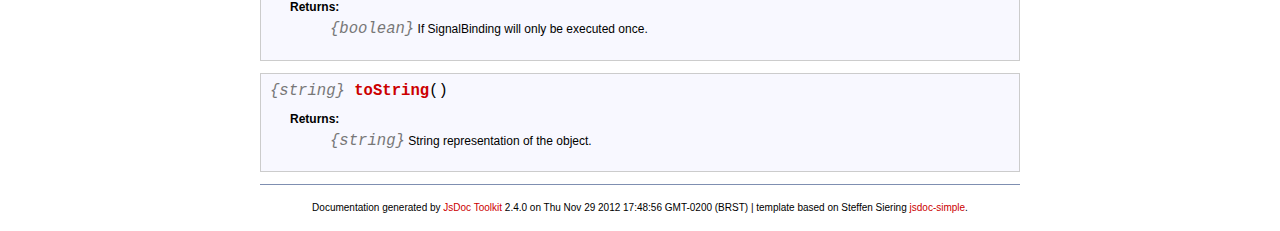
<file: js/libs/js-signals/docs/symbols/SignalBinding.html>
<!DOCTYPE html PUBLIC "-//W3C//DTD XHTML 1.0 Transitional//EN"
        "http://www.w3.org/TR/xhtml1/DTD/xhtml1-transitional.dtd">
<html xmlns="http://www.w3.org/1999/xhtml" xml:lang="en" lang="en">
	<head>
		<meta http-equiv="content-type" content="text/html; charset=utf-8" />
		<meta name="generator" content="JsDoc Toolkit" />
		
		<title>JsDoc Reference - SignalBinding</title>

        <link rel="stylesheet" href="../static/default.css" type="text/css" media="screen" charset="utf-8" />
	</head>

	<body>
<!-- ============================== header ================================= -->	
		<!-- begin static/header.html -->
		<div id="header">
</div>
		<!-- end static/header.html -->

        

<!-- ============================== classes index ============================ -->
		<div id="index">
            <div id="docs">
                
            </div>
			
<h2>Index</h2>
<ul class="classList">
  <li><a href="../files.html">File Index</a></li>
  <li><a href="../index.html">Class Index</a></li>
  <li><a href="../symbolindex.html">Symbol Index</a></li>
</ul>
<h2>Classes</h2>
<ul class="classList">
	
	<li><i><a href="../symbols/_global_.html">_global_</a></i></li>
	
	<li><a href="../symbols/Signal.html">Signal</a></li>
	
	<li><a href="../symbols/SignalBinding.html">SignalBinding</a></li>
	
	<li><a href="../symbols/signals.html">signals</a></li>
	
</ul>

		</div>
		
        <div id="symbolList">
           <!-- constructor list -->
           
             <h3>
                 Class 
             </h3>
             <ul>
                <li  class="fixedFont">
                  <a href="../symbols/SignalBinding.html">SignalBinding</a>
                </li>
             </ul>
           
           <!-- end constructor list -->

           <!-- properties list -->
           
           
             <h3>Fields</h3>
             <ul>
               
                 <li class="fixedFont">
                   <a href="../symbols/SignalBinding.html#active">active</a>
                 </li>
               
                 <li class="fixedFont">
                   <a href="../symbols/SignalBinding.html#context">context</a>
                 </li>
               
                 <li class="fixedFont">
                   <a href="../symbols/SignalBinding.html#params">params</a>
                 </li>
               
             </ul>
           
           <!-- end properties list -->

           <!-- function summary -->
           
           
             <h3>Methods</h3>
             <ul>
               
                   <li class="fixedFont">
                        <a href="../symbols/SignalBinding.html#detach">detach</a>
                    </li>
               
                   <li class="fixedFont">
                        <a href="../symbols/SignalBinding.html#execute">execute</a>
                    </li>
               
                   <li class="fixedFont">
                        <a href="../symbols/SignalBinding.html#getListener">getListener</a>
                    </li>
               
                   <li class="fixedFont">
                        <a href="../symbols/SignalBinding.html#getSignal">getSignal</a>
                    </li>
               
                   <li class="fixedFont">
                        <a href="../symbols/SignalBinding.html#isBound">isBound</a>
                    </li>
               
                   <li class="fixedFont">
                        <a href="../symbols/SignalBinding.html#isOnce">isOnce</a>
                    </li>
               
                   <li class="fixedFont">
                        <a href="../symbols/SignalBinding.html#toString">toString</a>
                    </li>
               
             </ul>
           
           <!-- end function summary -->

           <!-- events summary -->
           
           
           <!-- end events summary -->
        </div>

		<div id="content">
<!-- ============================== class title ============================ -->
			<h1 class="classTitle">
				Class SignalBinding
			</h1>

<!-- ============================== class summary ========================== -->			
			<p class="description">
				
				
			
				
				
				
					<br /><i>Defined in: </i> <a href="../symbols/src/_Users_millermedeiros_Projects__open_source_js-signals_dist_signals.js.html">signals.js</a>.
				
			</p>

<!-- ============================== constructor details ==================== -->		
			
			<div class="details"><a name="constructor"> </a>
				<div class="sectionTitle">
					Class Detail
				</div>
				
				<div class="fixedFont">
						<b>SignalBinding</b>(signal, listener, isOnce, listenerContext, priority)
				</div>
				
				<div class="description">
					<p>Object that represents a binding between a Signal and a listener function.
<br />- <strong>This is an internal constructor and shouldn't be called by regular users.</strong>
<br />- inspired by Joa Ebert AS3 SignalBinding and Robert Penner's Slot classes.</p>
					<br /><i>Author: </i>Miller Medeiros.
				</div>
				
				
				
				
					
						<dl class="detailList">
						<dt class="heading">Parameters:</dt>
						
							<dt>
								<span class="light fixedFont">{<a href="../symbols/Signal.html">Signal</a>}</span>  <b>signal</b>
								
							</dt>
								<dd>Reference to Signal object that listener is currently bound to.</dd>
						
							<dt>
								<span class="light fixedFont">{Function}</span>  <b>listener</b>
								
							</dt>
								<dd>Handler function bound to the signal.</dd>
						
							<dt>
								<span class="light fixedFont">{boolean}</span>  <b>isOnce</b>
								
							</dt>
								<dd>If binding should be executed just once.</dd>
						
							<dt>
								<span class="light fixedFont">{Object}</span>  <b>listenerContext</b>
								<i>Optional</i>
							</dt>
								<dd>Context on which listener will be executed (object that should represent the `this` variable inside listener function).</dd>
						
							<dt>
								<span class="light fixedFont">{Number}</span>  <b>priority</b>
								<i>Optional</i>
							</dt>
								<dd>The priority level of the event listener. (default = 0).</dd>
						
						</dl>
					
					
					
					
					
					
					

			</div>
			

<!-- ============================== field details ========================== -->		
			
              <div class="details">
				<div class="sectionTitle">
					Field Detail
				</div>
				
                  <div class="member">
					<a name="active"> </a>
					<div class="fixedFont">
                      <div class="modifiers">
                      </div>
					
					<span class="light">{boolean}</span>
					<b>active</b>
					
					</div>
					<div class="description">
						<p>If binding is active and should be executed.</p>
						
						
					</div>
					
					

						
						
						
						
                  </div>
				
                  <div class="member">
					<a name="context"> </a>
					<div class="fixedFont">
                      <div class="modifiers">
                      </div>
					
					<span class="light">{Object|undefined|null}</span>
					<b>context</b>
					
					</div>
					<div class="description">
						<p>Context on which listener will be executed (object that should represent the <code>this</code> variable inside listener function).</p>
						
						
					</div>
					
					

						
						
						
						
                  </div>
				
                  <div class="member">
					<a name="params"> </a>
					<div class="fixedFont">
                      <div class="modifiers">
                      </div>
					
					<span class="light">{Array|null}</span>
					<b>params</b>
					
					</div>
					<div class="description">
						<p>Default parameters passed to listener during <code>Signal.dispatch</code> and <code>SignalBinding.execute</code>. (curried parameters)</p>
						
						
					</div>
					
					

						
						
						
						
                  </div>
				
              </div>
			

<!-- ============================== method details ========================= -->		
			
              <div class="details">
				<div class="sectionTitle">
					Method Detail
				</div>
				
                  <div class="member">
					<a name="detach"> </a>
					<div class="fixedFont">
                      <div class="modifiers">
                      </div>
					<span class="light">{Function|null}</span>
					<b>detach</b>()
					
					</div>
					<div class="description">
						<p>Detach binding from signal.
- alias to: mySignal.remove(myBinding.getListener());</p>
						
						
					</div>
					
					
					
						
						
						
						
						
							<dl class="detailList">
							<dt class="heading">Returns:</dt>
							
								<dd><span class="light fixedFont">{Function|null}</span> Handler function bound to the signal or `null` if binding was previously detached.</dd>
							
							</dl>
						
						
						

                  </div>
				
                  <div class="member">
					<a name="execute"> </a>
					<div class="fixedFont">
                      <div class="modifiers">
                      </div>
					<span class="light">{*}</span>
					<b>execute</b>(paramsArr)
					
					</div>
					<div class="description">
						<p>Call listener passing arbitrary parameters.</p>

<p>If binding was added using `Signal.addOnce()` it will be automatically removed from signal dispatch queue, this method is used internally for the signal dispatch.</p>
						
						
					</div>
					
					
					
						
							<dl class="detailList">
							<dt class="heading">Parameters:</dt>
							
								<dt>
									<span class="light fixedFont">{Array}</span> <b>paramsArr</b>
									<i>Optional</i>
								</dt>
								<dd>Array of parameters that should be passed to the listener</dd>
							
							</dl>
						
						
						
						
						
							<dl class="detailList">
							<dt class="heading">Returns:</dt>
							
								<dd><span class="light fixedFont">{*}</span> Value returned by the listener.</dd>
							
							</dl>
						
						
						

                  </div>
				
                  <div class="member">
					<a name="getListener"> </a>
					<div class="fixedFont">
                      <div class="modifiers">
                      </div>
					<span class="light">{Function}</span>
					<b>getListener</b>()
					
					</div>
					<div class="description">
						
						
						
					</div>
					
					
					
						
						
						
						
						
							<dl class="detailList">
							<dt class="heading">Returns:</dt>
							
								<dd><span class="light fixedFont">{Function}</span> Handler function bound to the signal.</dd>
							
							</dl>
						
						
						

                  </div>
				
                  <div class="member">
					<a name="getSignal"> </a>
					<div class="fixedFont">
                      <div class="modifiers">
                      </div>
					<span class="light">{<a href="../symbols/Signal.html">Signal</a>}</span>
					<b>getSignal</b>()
					
					</div>
					<div class="description">
						
						
						
					</div>
					
					
					
						
						
						
						
						
							<dl class="detailList">
							<dt class="heading">Returns:</dt>
							
								<dd><span class="light fixedFont">{<a href="../symbols/Signal.html">Signal</a>}</span> Signal that listener is currently bound to.</dd>
							
							</dl>
						
						
						

                  </div>
				
                  <div class="member">
					<a name="isBound"> </a>
					<div class="fixedFont">
                      <div class="modifiers">
                      </div>
					<span class="light">{Boolean}</span>
					<b>isBound</b>()
					
					</div>
					<div class="description">
						
						
						
					</div>
					
					
					
						
						
						
						
						
							<dl class="detailList">
							<dt class="heading">Returns:</dt>
							
								<dd><span class="light fixedFont">{Boolean}</span> `true` if binding is still bound to the signal and have a listener.</dd>
							
							</dl>
						
						
						

                  </div>
				
                  <div class="member">
					<a name="isOnce"> </a>
					<div class="fixedFont">
                      <div class="modifiers">
                      </div>
					<span class="light">{boolean}</span>
					<b>isOnce</b>()
					
					</div>
					<div class="description">
						
						
						
					</div>
					
					
					
						
						
						
						
						
							<dl class="detailList">
							<dt class="heading">Returns:</dt>
							
								<dd><span class="light fixedFont">{boolean}</span> If SignalBinding will only be executed once.</dd>
							
							</dl>
						
						
						

                  </div>
				
                  <div class="member">
					<a name="toString"> </a>
					<div class="fixedFont">
                      <div class="modifiers">
                      </div>
					<span class="light">{string}</span>
					<b>toString</b>()
					
					</div>
					<div class="description">
						
						
						
					</div>
					
					
					
						
						
						
						
						
							<dl class="detailList">
							<dt class="heading">Returns:</dt>
							
								<dd><span class="light fixedFont">{string}</span> String representation of the object.</dd>
							
							</dl>
						
						
						

                  </div>
				
              </div>
			
			
<!-- ============================== event details ========================= -->		
			
			<hr />
		</div>

		
<!-- ============================== footer ================================= -->
		<div class="fineprint" style="clear:both;text-align:center">
			
			Documentation generated by <a href="http://code.google.com/p/jsdoc-toolkit/" target="_blankt">JsDoc Toolkit</a> 2.4.0 on Thu Nov 29 2012 17:48:56 GMT-0200 (BRST)
			 | template based on Steffen Siering <a href="http://github.com/urso/jsdoc-simple">jsdoc-simple</a>.
		</div>
	</body>
</html>
</file>
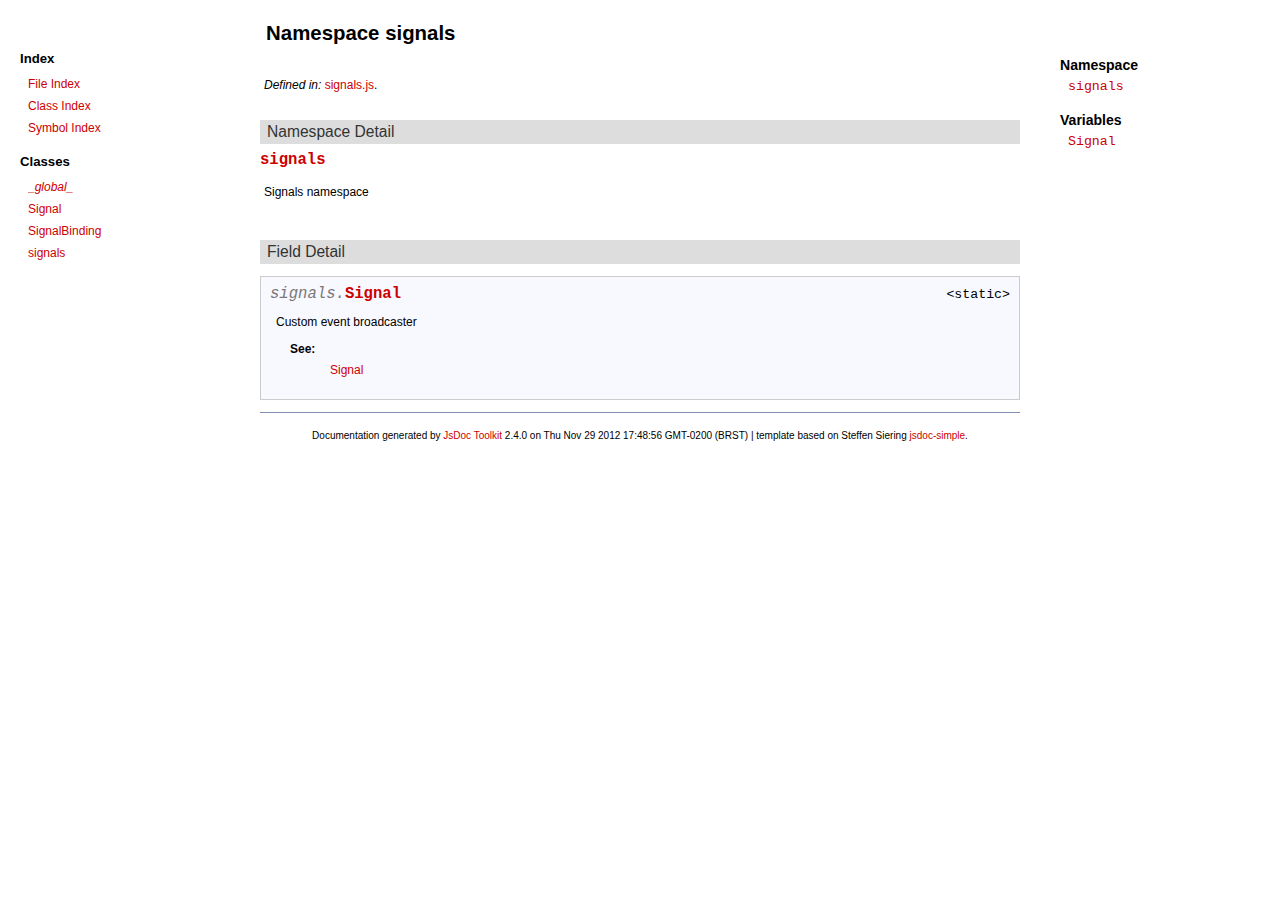
<file: js/libs/js-signals/docs/symbols/signals.html>
<!DOCTYPE html PUBLIC "-//W3C//DTD XHTML 1.0 Transitional//EN"
        "http://www.w3.org/TR/xhtml1/DTD/xhtml1-transitional.dtd">
<html xmlns="http://www.w3.org/1999/xhtml" xml:lang="en" lang="en">
	<head>
		<meta http-equiv="content-type" content="text/html; charset=utf-8" />
		<meta name="generator" content="JsDoc Toolkit" />
		
		<title>JsDoc Reference - signals</title>

        <link rel="stylesheet" href="../static/default.css" type="text/css" media="screen" charset="utf-8" />
	</head>

	<body>
<!-- ============================== header ================================= -->	
		<!-- begin static/header.html -->
		<div id="header">
</div>
		<!-- end static/header.html -->

        

<!-- ============================== classes index ============================ -->
		<div id="index">
            <div id="docs">
                
            </div>
			
<h2>Index</h2>
<ul class="classList">
  <li><a href="../files.html">File Index</a></li>
  <li><a href="../index.html">Class Index</a></li>
  <li><a href="../symbolindex.html">Symbol Index</a></li>
</ul>
<h2>Classes</h2>
<ul class="classList">
	
	<li><i><a href="../symbols/_global_.html">_global_</a></i></li>
	
	<li><a href="../symbols/Signal.html">Signal</a></li>
	
	<li><a href="../symbols/SignalBinding.html">SignalBinding</a></li>
	
	<li><a href="../symbols/signals.html">signals</a></li>
	
</ul>

		</div>
		
        <div id="symbolList">
           <!-- constructor list -->
           
             <h3>
                 Namespace 
             </h3>
             <ul>
                <li  class="fixedFont">
                  <a href="../symbols/signals.html">signals</a>
                </li>
             </ul>
           
           <!-- end constructor list -->

           <!-- properties list -->
           
           
             <h3>Variables</h3>
             <ul>
               
                 <li class="fixedFont">
                   <a href="../symbols/signals.html#.Signal">Signal</a>
                 </li>
               
             </ul>
           
           <!-- end properties list -->

           <!-- function summary -->
           
           
           <!-- end function summary -->

           <!-- events summary -->
           
           
           <!-- end events summary -->
        </div>

		<div id="content">
<!-- ============================== class title ============================ -->
			<h1 class="classTitle">
				Namespace signals
			</h1>

<!-- ============================== class summary ========================== -->			
			<p class="description">
				
				
			
				
				
				
					<br /><i>Defined in: </i> <a href="../symbols/src/_Users_millermedeiros_Projects__open_source_js-signals_dist_signals.js.html">signals.js</a>.
				
			</p>

<!-- ============================== constructor details ==================== -->		
			
			<div class="details"><a name="constructor"> </a>
				<div class="sectionTitle">
					Namespace Detail
				</div>
				
				<div class="fixedFont">
						<b>signals</b>
				</div>
				
				<div class="description">
					<p>Signals namespace</p>
					
				</div>
				
				
				
				
					
					
					
					
					
					
					

			</div>
			

<!-- ============================== field details ========================== -->		
			
              <div class="details">
				<div class="sectionTitle">
					Field Detail
				</div>
				
                  <div class="member">
					<a name=".Signal"> </a>
					<div class="fixedFont">
                      <div class="modifiers">&lt;static&gt; 
                      </div>
					
					
					<span class="light">signals.</span><b>Signal</b>
					
					</div>
					<div class="description">
						<p>Custom event broadcaster</p>
						
						
					</div>
					
					

						
						
						
							<dl class="detailList">
							<dt class="heading">See:</dt>
							
							<dd><a href="../symbols/Signal.html">Signal</a></dd>
							
							</dl>
						
						
                  </div>
				
              </div>
			

<!-- ============================== method details ========================= -->		
			
			
<!-- ============================== event details ========================= -->		
			
			<hr />
		</div>

		
<!-- ============================== footer ================================= -->
		<div class="fineprint" style="clear:both;text-align:center">
			
			Documentation generated by <a href="http://code.google.com/p/jsdoc-toolkit/" target="_blankt">JsDoc Toolkit</a> 2.4.0 on Thu Nov 29 2012 17:48:56 GMT-0200 (BRST)
			 | template based on Steffen Siering <a href="http://github.com/urso/jsdoc-simple">jsdoc-simple</a>.
		</div>
	</body>
</html>
</file>
<file: css/demo-alta-site-min.css>
@font-face{font-family:'AppFont';src:url("fonts/App_iconfont.woff") format("woff");font-weight:normal;font-style:normal}.demo-icon-font,.demo-icon-font-24{font-family:AppFont;font-size:16px;line-height:1;display:inline-block;font-weight:normal;speak:none;font-style:normal;font-variant:normal;text-transform:none;text-align:center;box-sizing:content-box;-webkit-font-smoothing:antialiased;-moz-osx-font-smoothing:grayscale}.demo-icon-font:before,.demo-icon-font-24:before{display:inline-block}.demo-icon-font-24{font-size:24px}.demo-bookmark-icon-16:before{content:"\e606"}.demo-grid-icon-16:before{content:"\e607"}.demo-list-icon-16:before{content:"\e608"}.demo-gear-icon-16:before{content:"\e609"}.demo-filter-icon-16:before{content:"\e907"}.demo-share-icon-16:before{content:"\e90a"}.demo-home-icon-24:before{content:"\e600"}.demo-education-icon-24:before{content:"\e601"}.demo-catalog-icon-24:before{content:"\e602"}.demo-palette-icon-24:before{content:"\e603"}.demo-library-icon-24:before{content:"\e604"}.demo-chat-icon-24:before{content:"\e605"}.demo-edit-icon-24:before{content:"\e906"}.demo-fire-icon-24:before{content:"\e908"}.demo-person-icon-24:before{content:"\e909"}.demo-signout-icon-24:before{content:"\e90b"}.demo-info-icon-24:before{content:"\e900"}.demo-copy-icon-24:before{content:"\e901"}.demo-people-icon-24:before{content:"\e902"}.demo-chart-icon-24:before{content:"\e903"}.demo-garbage-icon-24:before{content:"\e904"}.demo-download-icon-24:before{content:"\e905"}.demo-oracle-icon{width:137px;height:18px}.demo-oracle-icon:before{content:url("images/oracle_logo.svg")}html:not([dir="rtl"]) .demo-oracle-icon{padding-right:4px}html[dir="rtl"] .demo-oracle-icon{padding-left:4px}.demo-oracle-icon:before{display:inline}.demo-appheader{background-color:#f0f0f0;box-shadow:0 3px 3px rgba(0,0,0,0.1);position:relative;margin-bottom:1px}.oj-slow-boxshadow .demo-appheader{border-bottom-color:#d9dfe3}.demo-appheader-appname{font-size:1.143rem;font-weight:normal;color:#4d4d4d}html:not([dir="rtl"]) .demo-appheader-toolbar-container{text-align:right}html[dir="rtl"] .demo-appheader-toolbar-container{text-align:left}.demo-appheader-toolbar-container .oj-toolbar{display:inline-block;margin-right:0;margin-left:0}.demo-appheader-logo-block{display:inline-block}.demo-appheader-offcanvas-pushwrapper{width:100%;overflow-x:hidden}.demo-appheader-appname-block{vertical-align:2px}html:not([dir="rtl"]) .demo-appheader-appname-block{margin-left:4px}html[dir="rtl"] .demo-appheader-appname-block{margin-right:4px}.demo-offcanvas-toggle{display:block}html:not([dir="rtl"]) .demo-offcanvas-toggle{float:left}html[dir="rtl"] .demo-offcanvas-toggle{float:right}.demo-appheader-classic .demo-appheader-nav{display:none}@media screen and (max-width: 767px){.demo-appheader{padding-left:2px;padding-right:2px}.demo-appheader-appname-block,.demo-appheader-pulldown-normal,.demo-appheader-toolbar-separator,.demo-appheader-toolbar-button{display:none}.demo-appheader-pulldown-small{display:inline-block}.demo-appheader-classic .demo-offcanvas-toggle{width:30%;position:relative}.demo-appheader-classic .demo-appheader-logo{text-align:center;float:none;width:40%;position:relative}html:not([dir="rtl"]) .demo-appheader-classic .demo-appheader-logo{margin-left:0}html[dir="rtl"] .demo-appheader-classic .demo-appheader-logo{margin-right:0}}@media print, screen and (min-width: 768px){html:not([dir="rtl"]) .demo-offcanvas-toggle{margin-left:-10px}html[dir="rtl"] .demo-offcanvas-toggle{margin-right:-10px}.demo-appheader-appname-block,.demo-appheader-pulldown-normal{display:inline-block}.demo-appheader-pulldown-small{display:none}.demo-appheader{padding-left:10px;padding-right:10px}}@media print and (orientation: landscape), screen and (min-width: 1024px){.demo-offcanvas-toggle{display:none}.demo-appheader-appname-block{display:inline-block}html:not([dir="rtl"]) .demo-appheader-classic .demo-appheader-logo{margin-left:0}html[dir="rtl"] .demo-appheader-classic .demo-appheader-logo{margin-right:0}.demo-appheader-classic .demo-appheader-nav{display:block}html:not([dir="rtl"]) .demo-appheader-classic .demo-appheader-nav{text-align:right}html[dir="rtl"] .demo-appheader-classic .demo-appheader-nav{text-align:left}}.demo-appheader-lite .demo-appheader-logo{margin-top:9px}html:not([dir="rtl"]) .demo-appheader-lite .demo-appheader-logo{float:left}html[dir="rtl"] .demo-appheader-lite .demo-appheader-logo{float:right}.demo-appheader-lite .oj-toolbar{margin-top:0}.demo-appheader-classic .demo-appheader-logo{margin-top:8px}html:not([dir="rtl"]) .demo-appheader-classic .demo-appheader-logo{float:left;margin-left:4px}html[dir="rtl"] .demo-appheader-classic .demo-appheader-logo{float:right;margin-right:4px}.demo-appheader-logo-oracle{padding-top:3px}.demo-appheader-logo-oracle{width:136px;height:19px}.demo-appheader-logo-oracle:before{content:url("images/oracle_logo_lrg.png")}@media (-webkit-min-device-pixel-ratio: 1.5), (min-resolution: 144dpi), (min-resolution: 1.5dppx){.demo-appheader-logo-oracle:before{content:url("images/oracle_logo_lrg_2x.png");-webkit-transform:translate(-25%, -25%) scale(0.5);transform:translate(-25%, -25%) scale(0.5)}}.demo-appheader-avatar{width:24px;height:24px}.demo-appheader-avatar:before{content:url("images/avatar_24px.png")}@media (-webkit-min-device-pixel-ratio: 1.5), (min-resolution: 144dpi), (min-resolution: 1.5dppx){.demo-appheader-avatar:before{content:url("images/avatar_24px_2x.png");-webkit-transform:translate(-25%, -25%) scale(0.5);transform:translate(-25%, -25%) scale(0.5)}}.demo-appheader-nav .oj-navigationlist-item-icon{color:#333}.demo-appheader-nav .oj-navigationlist-item-label{color:#4d4d4d}.oj-panel.demo-appheader-offcanvascontent{padding:0}.demo-appheader-offcanvascontent{color:#c0c4c8;background-color:#313334}.demo-appheader-toggle-button{margin-bottom:4px}.demo-appheader-offcanvascontent .oj-navigationlist-item.oj-selected{background-color:#202324}.demo-appheader-offcanvascontent .oj-navigationlist-item.oj-hover:not(.oj-selected){background-color:#262628;color:#fafafa}.demo-appheader-offcanvascontent a.oj-navigationlist-item-content{color:#c0c4c8}.demo-appheader-offcanvascontent .oj-navigationlist-item.oj-hover .oj-navigationlist-item-icon{color:#85bbe7}.demo-appheader-offcanvascontent .oj-navigationlist-item.oj-hover .oj-navigationlist-item-label{color:#85bbe7}.demo-appheader-offcanvascontent .oj-navigationlist-item.oj-selected .oj-navigationlist-item-label,.demo-appheader-offcanvascontent .oj-navigationlist-item.oj-selected .oj-navigationlist-item-icon{color:#fafafa}.demo-appheader-nav .oj-navigationlist-item.oj-hover:not(.oj-selected){background-color:transparent;color:#85bbe7}.demo-appheader-nav .oj-navigationlist-item.oj-hover .oj-navigationlist-item-icon,.demo-appheader-nav .oj-navigationlist-item.oj-hover .oj-navigationlist-item-label{color:#85bbe7}.demo-appheader-nav .oj-navigationlist-item.oj-selected{background-color:transparent;color:#0572ce}.demo-appheader-nav .oj-navigationlist-item.oj-selected .oj-navigationlist-item-icon,.demo-appheader-nav .oj-navigationlist-item.oj-selected .oj-navigationlist-item-label{color:#0572ce}.demo-appcontent{margin-right:10px;margin-left:10px;margin-top:0.8571rem}.demo-appfooter{padding-left:10px;padding-right:10px;height:4.167em;border-top:1px solid #d9dfe3;background-color:#f0f0f0;box-sizing:border-box}.demo-appfooter-text{font-size:0.857rem;color:#4d4d4d}.demo-appfooter ul{margin-bottom:2px}html:not([dir="rtl"]) .demo-appfooter ul{padding-left:0px}html[dir="rtl"] .demo-appfooter ul{padding-right:0px}.demo-appfooter li{list-style:none;display:inline-block}html:not([dir="rtl"]) .demo-appfooter li{margin-right:5px;margin-left:0px;padding-right:5px;border-right:1px solid #d9dfe3}html[dir="rtl"] .demo-appfooter li{margin-left:5px;margin-right:0px;padding-left:5px;border-left:1px solid #d9dfe3}html:not([dir="rtl"]) .demo-appfooter li:last-child{border-right:none}html[dir="rtl"] .demo-appfooter li:last-child{border-left:none}.demo-flex-top-container{position:absolute;top:0;left:0;bottom:0;right:0}.demo-flex-container{display:-webkit-flex;display:flex;-webkit-flex-direction:row;flex-direction:row;-webkit-flex:1 0 auto;flex:1 0 auto;position:relative;min-height:100%}.demo-flex-header{-webkit-flex:0 0 auto;flex:0 0 auto}.demo-flex-footer{-webkit-flex:0 0 auto;flex:0 0 auto}.demo-flex-content{-webkit-flex:1 0 auto;flex:1 0 auto}.demo-flex-center{display:-webkit-flex;display:flex;-webkit-flex-direction:column;flex-direction:column;-webkit-flex:1 0 auto;flex:1 0 auto;box-sizing:border-box;position:relative;min-height:100vh}@media screen and (-webkit-min-device-pixel-ratio: 0){.demo-flex-center{min-height:100%}}html.demo-sticky-footer-layout,.demo-sticky-footer-layout body{height:100%}.demo-sticky-footer-layout{height:100%}.demo-sticky-footer-main-outer{min-height:100%}.demo-sticky-footer-main-inner{overflow:visible;padding-bottom:4.167em}.demo-sticky-footer-layout .demo-appfooter{position:relative;margin-top:-4.167em}@media print and (orientation: portrait), screen and (max-width: 1023px){.demo-wrap{display:-webkit-flex;display:flex;-webkit-flex-direction:column;flex-direction:column}.demo-nav{padding-top:20px;-webkit-order:2;order:2}}.demo-header-toolbar-container{-webkit-align-items:center;align-items:center}html:not([dir="rtl"]) .demo-cook-search-button{float:right;margin-left:3px}html[dir="rtl"] .demo-cook-search-button{float:left;margin-right:3px}.demo-cook-search-input{overflow:hidden;display:block;width:auto}.demo-cook-search-input .oj-form-control{min-width:initial}#recipeTitle{margin-top:22px;margin-bottom:22px}#recipeTitle h1{display:inline-block}#componentContent{overflow:auto}#collapsibleRecipe{margin-top:25px}#componentRecipeContent>ul:first-child,#componentRecipeContent>ol:first-child{margin-top:0}#cookbookTitle h1{margin-top:4px;min-height:23px}#componentShell.oj-panel{padding:0}.demo-recipe-spacing{margin:20px 0;width:100%}.demo-recipe-table th,.demo-recipe-table td{border:1px solid lightgrey;border-collapse:collapse;width:10em;text-align:center;padding:10px}.demo-info-table th,.demo-info-table td{border:1px solid lightgrey;border-collapse:collapse;padding:10px}.demo-search-icon{font-size:1rem}.demo-help-icon{padding-left:5px}#doNotCopy{color:red;font-weight:bold;font-size:large;margin-left:100px}@font-face{font-family:'platforms';src:url("../images/formfactor/platform.woff") format("woff");font-weight:normal;font-style:normal}[class^="demo-platform-icon-"],[class*=" demo-platform-icon-"]{font-family:'platforms';speak:none;font-style:normal;font-weight:normal;font-variant:normal;text-transform:none;line-height:1;-webkit-font-smoothing:antialiased;-moz-osx-font-smoothing:grayscale;width:24px;height:24px;font-size:24px}.demo-platform-icon-blocked:before{content:"\e905"}.demo-platform-icon-projector:before{content:"\e900"}.demo-platform-icon-wrench:before{content:"\e901"}.demo-platform-icon-leaf:before{content:"\e902"}.demo-platform-icon-cloud:before{content:"\e903"}.demo-platform-icon-hipster2:before{content:"\e904"}.demo-platform-icon-web:before{content:"\e9c9"}.demo-platform-icon-ios:before{content:"\eabf"}.demo-platform-icon-android:before{content:"\eac1"}.demo-platform-icon-windows:before{content:"\eac3"}.demo-platform-icon-desktop:before{content:"\e956"}.demo-platform-icon-phone-portrait:before,.demo-platform-icon-phone-landscape:before{content:"\e958"}.demo-platform-icon-phone-landscape:before{-webkit-transform:rotate(-90deg);transform:rotate(-90deg)}.demo-platform-icon-tablet-portrait:before,.demo-platform-icon-tablet-landscape:before{content:"\e959"}.demo-platform-icon-tablet-landscape:before{-webkit-transform:rotate(-90deg);transform:rotate(-90deg)}#togglePinnedNavListButtonSet .oj-web-applayout-offcanvas-icon,#toggleNavListButton .oj-web-applayout-offcanvas-icon{height:24px;width:24px}#header .oj-default .demo-applayout-offcanvas-icon::before,#header .oj-focus-only .demo-applayout-offcanvas-icon::before{content:url("../../../../images/24px_offcanvas_icon_ena.svg")}#header html[dir="rtl"] .oj-default .demo-applayout-offcanvas-icon::before,#header html[dir="rtl"] .oj-focus-only .demo-applayout-offcanvas-icon::before{content:url("../../../../images/24px_offcanvas_icon_ena.svg")}#header .oj-hover .demo-applayout-offcanvas-icon::before,#header .oj-hover.oj-selected .demo-applayout-offcanvas-icon::before{content:url("../../../../images/24px_offcanvas_icon_ovr.svg")}#header html[dir="rtl"] .oj-hover .demo-applayout-offcanvas-icon::before,#header html[dir="rtl"] .oj-hover.oj-selected .demo-applayout-offcanvas-icon::before{content:url("../../../../images/24px_offcanvas_icon_ovr.svg")}#header .oj-active .demo-applayout-offcanvas-icon::before,#header .oj-selected .demo-applayout-offcanvas-icon::before{content:url("../../../../images/24px_offcanvas_icon_sel.svg")}#header html[dir="rtl"] .oj-active .demo-applayout-offcanvas-icon::before,#header html[dir="rtl"] .oj-selected .demo-applayout-offcanvas-icon::before{content:url("../../../../images/24px_offcanvas_icon_sel.svg")}#header .oj-disabled .demo-applayout-offcanvas-icon::before{content:url("../../../../images/24px_offcanvas_icon_ena.svg")}#header html[dir="rtl"] .oj-disabled .demo-applayout-offcanvas-icon::before{content:url("../../../../images/24px_offcanvas_icon_ena.svg")}.demo-applayout-offcanvas-icon{height:24px;width:24px}.demo-applayout-offcanvas-icon::before{display:inline-block}.demo-applayout-offcanvas-icon{font-family:"Alta Icon Font";line-height:1;display:inline-block;speak:none;font-style:normal;font-variant:normal;text-transform:none;text-align:center;box-sizing:content-box;-webkit-font-smoothing:antialiased;-moz-osx-font-smoothing:grayscale}#togglePinnedNavListButtonSet .oj-button.oj-hover.oj-button-half-chrome{background-color:transparent;border-color:transparent}#togglePinnedNavListButtonSet .oj-button.oj-selected.oj-button-half-chrome{background-color:transparent;border-color:transparent}#toggleNavListButton.oj-button.oj-hover.oj-button-half-chrome{background-color:transparent;border-color:transparent}#toggleNavListButton.oj-button.oj-selected.oj-button-half-chrome{background-color:transparent;border-color:transparent}.demo-pinned-navlist .oj-web-applayout-content{display:-webkit-flex;display:flex;-webkit-flex-direction:column;flex-direction:column}.demo-pinned-navlist .demo-page-wrapper{-webkit-flex:auto;flex:auto;display:-webkit-flex;display:flex}.demo-pinned-navlist #navDrawer{position:relative}#page-container{-webkit-overflow-scrolling:touch}.markup-example:after,.script-example:after,.css-example:after{position:absolute;top:-1px;left:-1px;padding:3px 7px;font-size:12px;font-weight:bold;background-color:#f5f5f5;border:1px solid #ddd;color:#9da0a4;border-radius:4px 0 4px 0}.css-example:after{content:"CSS Editor"}.markup-example:after{content:"HTML Editor"}.script-example:after{content:"JS Editor"}.css-example,.markup-example,.script-example{clear:left;position:relative;padding:0 0 14px;background-color:#fff;border:1px solid #ddd;border-radius:4px}.script-example{padding-top:39px}#html-example,#script-example,#css-example{padding-top:1rem}.italic{font-style:italic}.bold{font-weight:bold}.underline{text-decoration:underline}.edit-button{float:right;position:absolute;right:20px;top:10px}.codeEditorInfo{top:10px;left:75px;float:right;position:absolute;font-size:13px;color:#4f4f4f;padding-top:5px}.demo-selectornames{font-size:12px;color:#9c5800;padding:2px 4px;white-space:nowrap;background-color:#f7f7f9;border:1px solid #e1e1e8;font-family:Consolas,Menlo,Monaco,"Source Code Pro","Courier New",Courier,monospace}#global-home-container{height:760px}.homeBox{position:absolute;box-sizing:border-box;display:inline-block;border:1px solid #d6dfe6;border-radius:3px;background-color:white;background-repeat:no-repeat;background-position:center top;cursor:pointer}.homeBox LABEL{position:absolute;width:100%;padding-left:10px;margin:0px;box-sizing:border-box;bottom:10px;color:#252525;font-weight:bold;font-size:16px}.homeBox .withCaret:after{content:" ";display:inline-block;vertical-align:middle;width:24px;height:24px;background-repeat:no-repeat;background-image:url("../../../images/caret.png")}#gettingStarted LABEL{font-size:24px;padding-left:0px;left:0;top:40px;bottom:auto;text-align:center}#gettingStarted.homeBox{left:20px;right:50%;top:20px;height:350px;margin-right:10px;background-position:center bottom;background-image:url("../../../images/iStock_000019915867_Medium.jpg")}#formControls.homeBox{left:50%;right:25%;top:20px;height:165px;margin-left:10px;margin-right:15px;background-image:url("../../../images/homeTextAndSelection.png")}#buttons.homeBox{left:75%;right:20px;top:20px;height:165px;margin-left:5px;background-image:url("../../../images/homeButtons.png")}#dataCollections.homeBox{left:50%;right:25%;top:205px;height:165px;margin-left:10px;margin-right:15px;background-image:url("../../../images/homeDataCollections.png")}#dataVisualizations.homeBox{left:75%;right:20px;top:205px;height:165px;margin-left:5px;background-image:url("../../../images/homeDataVisualizations.png")}#patterns.homeBox{left:20px;right:50%;top:390px;height:350px;margin-right:10px;background-image:url("../../../images/homePatterns.png")}#layout.homeBox{left:50%;right:20px;top:390px;height:165px;margin-left:10px;background-image:url("../../../images/homeLayoutAndNavigation.png")}#behaviorsAndAnimation.homeBox{left:50%;right:25%;top:575px;height:165px;margin-left:10px;margin-right:15px;background-image:url("../../../images/homeBehaviorsAndAnimations.png")}#media.homeBox{left:75%;right:20px;top:575px;height:165px;margin-left:5px;background-image:url("../../../images/homeMedia.png")}@media only screen and (-webkit-min-device-pixel-ratio: 2){.homeBox .withCaret:after{background-image:url("../../../images/caret@2x.png");-webkit-background-size:24px 24px}#gettingStarted.homeBox{background-image:url("../../../images/iStock_000019915867_Medium@2x.jpg");-webkit-background-size:421px 443px}#formControls.homeBox{background-image:url("../../../images/homeTextAndSelection@2x.png");-webkit-background-size:219px 116px}#buttons.homeBox{background-image:url("../../../images/homeButtons@2x.png");-webkit-background-size:219px 116px}#dataCollections.homeBox{background-image:url("../../../images/homeDataCollections@2x.png");-webkit-background-size:219px 116px}#dataVisualizations.homeBox{background-image:url("../../../images/homeDataVisualizations@2x.png");-webkit-background-size:219px 116px}#patterns.homeBox{background-image:url("../../../images/homePatterns@2x.png");-webkit-background-size:458px 305px}#layout.homeBox{background-image:url("../../../images/homeLayoutAndNavigation@2x.png");-webkit-background-size:458px 116px}#behaviorsAndAnimation.homeBox{background-image:url("../../../images/homeBehaviorsAndAnimations@2x.png");-webkit-background-size:219px 116px}#media.homeBox{background-image:url("../../../images/homeMedia@2x.png");-webkit-background-size:219px 116px}}@media only screen and (min-device-pixel-ratio: 2){.homeBox .withCaret:after{background-image:url("../../../images/caret@2x.png");background-size:24px 24px}#formControls.homeBox{background-image:url("../../../images/iStock_000019915867_Medium@2x.jpg");background-size:421px 443px}#textAndSelection.homeBox{background-image:url("../../../images/homeTextAndSelection@2x.png");background-size:219px 116px}#buttons.homeBox{background-image:url("../../../images/homeButtons@2x.png");background-size:219px 116px}#dataCollections.homeBox{background-image:url("../../../images/homeDataCollections@2x.png");background-size:219px 116px}#dataVisualizations.homeBox{background-image:url("../../../images/homeDataVisualizations@2x.png");background-size:219px 116px}#patterns.homeBox{background-image:url("../../../images/homePatterns@2x.png");background-size:458px 305px}#layout.homeBox{background-image:url("../../../images/homeLayoutAndNavigation@2x.png");background-size:458px 116px}#behaviorsAndAnimation.homeBox{background-image:url("../../../images/homeBehaviorsAndAnimations@2x.png");background-size:219px 116px}#media.homeBox{background-image:url("../../../images/homeMedia@2x.png");background-size:219px 116px}}@media only screen and (min-resolution: 2dppx){.homeBox .withCaret:after{background-image:url("../../../images/caret@2x.png");background-size:24px 24px}#gettingStarted.homeBox{background-image:url("../../../images/iStock_000019915867_Medium@2x.jpg");background-size:421px 443px}#formControls.homeBox{background-image:url("../../../images/homeTextAndSelection@2x.png");background-size:219px 116px}#buttons.homeBox{background-image:url("../../../images/homeButtons@2x.png");background-size:219px 116px}#dataCollections.homeBox{background-image:url("../../../images/homeDataCollections@2x.png");background-size:219px 116px}#dataVisualizations.homeBox{background-image:url("../../../images/homeDataVisualizations@2x.png");background-size:219px 116px}#patterns.homeBox{background-image:url("../../../images/homePatterns@2x.png");background-size:458px 305px}#layout.homeBox{background-image:url("../../../images/homeLayoutAndNavigation@2x.png");background-size:458px 116px}#behaviorsAndAnimation.homeBox{background-image:url("../../../images/homeBehaviorsAndAnimations@2x.png");background-size:219px 116px}#media.homeBox{background-image:url("../../../images/homeMedia@2x.png");background-size:219px 116px}}#documentsContainer{margin-top:25px}#documentsTabsContainer{margin-top:25px}#devGuideContentContainer{display:table;width:100%}#left_dev_guide_nav{overflow:hidden;width:250px;border-right:1px solid #d6dfe6;display:table-cell;padding-right:10px}#devGuideContent{display:table-cell;padding-left:10px}#examplesContentContainer,#oracleInternalContentContainer{position:relative}#examplesContent,#oracleInternalContent{margin-left:280px;min-height:300px}#left_examples_nav,#left_oracle_internal_nav{position:absolute;top:0;bottom:0;overflow:hidden;width:250px;margin-left:0;border-right:1px solid #d6dfe6;padding-right:10px}.oj-inline-icon{display:inline-block;vertical-align:top}#technologyStackInfoContainer{margin-top:30px;margin-bottom:30px}#technologyStackInfo{border:1px solid black}#technologyStackInfo tr td{border:1px solid black;padding:3px}.demo-sort-icon{height:16px;width:16px}.oj-default .demo-sort-icon:before,.oj-focus-only .demo-sort-icon:before{content:url("../../../../images/arrowupalphabetaz_16_ena.png")}.oj-hover .demo-sort-icon:before,.oj-hover.oj-selected .demo-sort-icon:before{content:url("../../../../images/arrowupalphabetaz_16_hov.png")}.oj-active .demo-sort-icon:before,.oj-selected .demo-sort-icon:before{content:url("../../../../images/arrowupalphabetaz_16_onb.png")}.oj-disabled .demo-sort-icon:before{content:url("../../../../images/arrowupalphabetaz_16_dis.png")}#componentListContainer{margin:-10px}#navItem{padding:10px 10px 0 0}.componentCategoryItemListview.oj-listview-card-layout{display:-webkit-flex;display:flex;-webkit-flex-wrap:wrap;flex-wrap:wrap;-webkit-justify-content:center;justify-content:center}.categorybanner{padding:36px 0 36px 6px;background-color:#0096E0;-webkit-transition:padding 0.4s ease-in-out;transition:padding 0.4s ease-in-out}.categorybanner.small{padding:3px 0px 3px 0px}.categorybanner.shrink{padding:3px 0px 3px 0px;position:fixed;z-index:1;left:0;right:0}.rootCollections_banner{background-color:#d97638}.rootControls_banner{background-color:#e55a37}.rootForms_banner{background-color:#ea5b6e}.rootFramework_banner{background-color:#d16ba6}.rootLayoutNav_banner{background-color:#2f9ad4}.rootPatterns_banner{background-color:#269e9e}.rootVisualizations_banner{background-color:#a5a2a2}.all_banner{background-color:#8d909b}.categorybanner h1{font-size:46px;color:#FFFFFF;padding:0;margin:0;line-height:40px;padding-left:20px;opacity:0.8;font-weight:lighter;font-family:"SF UI Display","Helvetica Neue","Roboto","Segoe UI",Arial,sans-serif;-webkit-transition:height 0.4s ease-in-out, width  0.4s ease-in-out,font-size 0.4s ease-in-out;transition:height 0.4s ease-in-out,width 0.4s ease-in-out,font-size 0.4s ease-in-out}.categorygrouplabel{font-size:26px;color:#FFFFFF;padding:0;margin:5px 0;line-height:40px;padding-left:20px;opacity:0.8;font-weight:lighter;font-family:"SF UI Display","Helvetica Neue","Roboto","Segoe UI",Arial,sans-serif}.categorybanner.small h1{font-size:26px}.categorybanner.shrink h1{font-size:26px;-webkit-transition:height 0.4s ease-in-out,width 0.4s ease-in-out,font-size 0.4s ease-in-out;transition:height 0.4s ease-in-out,width 0.4s ease-in-out,font-size 0.4s ease-in-out}.categorylist{list-style:none;width:100%;margin:20px}.categorylist.fixed{position:fixed;z-index:1;background-image:url("../../../libs/oj/v2.3.0/alta/images/texture.png");background-repeat:repeat;margin:0;padding:20px}#filterMenuButtonBar.fixed{position:fixed;z-index:1;background-image:url("../../../libs/oj/v2.3.0/alta/images/texture.png");background-repeat:repeat}.categoryitem{line-height:28px;cursor:default;padding-right:5px}.categoryitem a{width:100%;height:100%;padding:5px 15px;text-decoration:none;border-radius:15px;border:1px solid transparent}.categoryitem.categorySelected a,a.categorylink:hover{color:#ffffff}#rootCollections_category.categorySelected a,#rootCollections_category a:hover{background-color:#914f26}#rootControls_category.categorySelected a,#rootControls_category a:hover{background-color:#a64123}#rootForms_category.categorySelected a,#rootForms_category a:hover{background-color:#a6414c}#rootFramework_category.categorySelected a,#rootFramework_category a:hover{background-color:#8c4380}#rootLayoutNav_category.categorySelected a,#rootLayoutNav_category a:hover{background-color:#216a8a}#rootPatterns_category.categorySelected a,#rootPatterns_category a:hover{background-color:#186e6e}#rootVisualizations_category.categorySelected a,#rootVisualizations_category a:hover{background-color:#A5A2A2}#all_category.categorySelected a,#all_category a:hover{background-color:#5f6169}#componentListContainer .oj-listview{border-style:none;padding-right:5px}.componentCategoryItemListview .oj-listview-item{position:relative;background-image:none;margin-bottom:15px;padding:0}.componentCategoryItemListview .oj-listview-item img{display:block}.componentCategoryItemListview .oj-listview-item h4{font-size:16px;font-weight:normal}.componentCategoryItemListview .oj-listview-item.oj-hover,.componentCategoryItemListview .oj-listview-item.oj-hover+li.oj-listview-item{border-top-color:transparent}.componentInfo{margin:0;overflow:hidden;text-overflow:ellipsis;white-space:nowrap;padding:10px;background-color:#fff;text-decoration:none}.componentShortDesc{color:#333;white-space:normal}.rootCollections_border{border-color:#d97638}.rootControls_border{border-color:#e55a37}.rootForms_border{border-color:#ea5b6e}.rootFramework_border{border-color:#d16ba6}.rootLayoutNav_border{border-color:#2f9ad4}.rootPatterns_border{border-color:#269e9e}.rootVisualizations_border{border-color:#a5a2a2}.all_border{border-color:#8d909b}.listingRef,.listingRef:hover,.listingRef:focus{text-decoration:none;cursor:default}.ribbon{position:absolute;right:-5px;top:-5px;z-index:1;overflow:hidden;width:75px;height:75px;text-align:right}.ribbon span{font-size:10px;color:#fff;text-transform:uppercase;text-align:center;font-weight:bold;line-height:20px;transform:rotate(45deg);width:100px;display:block;background-color:gray;box-shadow:0 3px 10px -5px #000;position:absolute;top:19px;right:-21px}.ribbon span::before{content:'';position:absolute;left:0px;top:100%;z-index:-1;border-left:3px solid gray;border-right:3px solid transparent;border-bottom:3px solid transparent;border-top:3px solid gray}.ribbon span::after{content:'';position:absolute;right:0%;top:100%;z-index:-1;border-right:3px solid gray;border-left:3px solid transparent;border-bottom:3px solid transparent;border-top:3px solid gray}[data-bind*="ojComponent"]:not(.oj-component-initnode){visibility:hidden}.global-container{position:relative}.boxSizing{box-sizing:border-box;position:relative}.pattern-nav{float:right}.demo-panel-contrast1{background-color:#313334;color:#fff}.demo-padding{background-image:none;margin:5px}
</file>
<file: css/override.css>
/*
    Document   : override
    Created on : <date>
    Author     : <author>
    Description:
        This is where any of your application specific styles should be included
*/
.speed-gauge, .chart{
  background-color: white;
}
</file>
<file: js/libs/js-signals/docs/static/default.css>
/*
 * based on urso jsdoc-simple template: http://github.com/urso/jsdoc-simple
 * adapted by Miller Medeiros (http://millermedeiros.com/)
 */

/* default.css */
html{
	overflow-y:scroll;
}

body
{
	font: 12px "Lucida Grande", Tahoma, Arial, Helvetica, sans-serif;
    min-width: 1000px;
	max-width: 1400px;
	margin:0 auto;
}

.header
{
	clear: both;
	background-color: #ccc;
}

a
{
    text-decoration: none;
    color: #c00;
	outline:none;
}

a:active, a:focus, a:hover{
	color: #333;
}

h1
{
	font-size: 1.5em;
	font-weight: bold;
	padding: 0;
	margin: 1em 0 0 .3em;
}

hr
{
	border: none 0;
	border-top: 1px solid #7F8FB1;
	height: 1px;
}

pre.code
{
	display: block;
	padding: 8px;
	border: 1px dashed #ccc;
}

#header{
	/*height: 110px;*/
}

#index
{
	float: left;
    width: 200px;
	padding: 20px;
}

#symbolList
{
    margin: 20px;
    width: 200px;
	float:right;
}

#symbolList ul
{
    padding: 0;
    margin: 0;
    padding-left: 8px;
	list-style: none;
	font-size: 0.85em;
}

#symbolList h3 
{
    margin-top:1.2em;
    margin-bottom: 0.5em;
}

#symbolList ul li
{
    padding: 0;
    margin: 0;
}

#content
{
    text-align: left;
	padding:0 260px;
    margin:0;
}

.classList
{
	list-style-type: none;
	padding: 0;
	margin: 0 0 0 8px;
	font-family: arial, sans-serif;
	font-size: 1em;
	overflow: auto;
}

.classList li
{
	padding: 0;
	margin: 0 0 8px 0;
}

.summaryTable { width: 100%; }

h1.classTitle
{
	font-size:1.7em;
	line-height:1.3em;
}

h2 { font-size: 1.1em; }
caption, div.sectionTitle
{
	background-color: #ddd;
	color: #333;
	font-size:1.3em;
	text-align: left;
	padding: 2px 6px 2px 6px;
    margin-top: 1.5em;
	border: 1px #ddd solid;
}

div.sectionTitle { margin-bottom: 8px; }
.summaryTable thead { display: none; }

.summaryTable td
{
	vertical-align: top;
	padding: 4px;
	border-bottom: 1px #7F8FB1 solid;
	border-right: 1px #7F8FB1 solid;
}

/*col#summaryAttributes {}*/
.summaryTable td.attributes
{
	border-left: 1px #7F8FB1 solid;
	width: 140px;
	text-align: right;
}

.fixedFont b 
{
    color: #c00;
}

td.attributes, .fixedFont
{
	line-height: 1.1em;
	/* color: #002EBE; */
	font-family: "Courier New",Courier,monospace;
	font-size: 1.3em;
}

.modifiers {
    float: right;
    /* padding: 0 2em 0 2em; */
    padding: 0;
	font-size: 0.85em;
}

.member .description
{
    margin: 0.75em 0 0 0;
    padding: 0 0.5em 0 0.5em;
}

.summaryTable td.nameDescription
{
	text-align: left;
	font-size: 1.1em;
	line-height: 1.2em;
}

.summaryTable td.nameDescription, .description
{
	line-height: 15px;
	padding: 4px;
	padding-left: 4px;
}

.summaryTable { margin-bottom: 8px; }

ul.inheritsList
{
	list-style: square;
	margin-left: 20px;
	padding-left: 0;
}

.detailList {
	margin-left: 20px; 
	line-height: 15px;
}
.detailList dt { margin-left: 20px; }

.detailList .heading
{
	font-weight: bold;
	padding-bottom: 6px;
	margin-left: 0;
}

.member 
{
    border: 1px solid #ccc;
    background: #f8f8ff;
    margin: 1em 0 1em 0;
    padding: 0.75em;
}

.light, td.attributes, .light a:link, .light a:visited
{
	color: #777;
	font-style: italic;
}

code {
    /*display: block;
    margin: 1em;*/
    border: 1px solid #ccc;
    padding: 2px 5px;
    background: #f8f8ff;
}

.fineprint
{
	text-align: right;
	font-size: 10px;
	padding:10px 0 20px;
}
</file>
